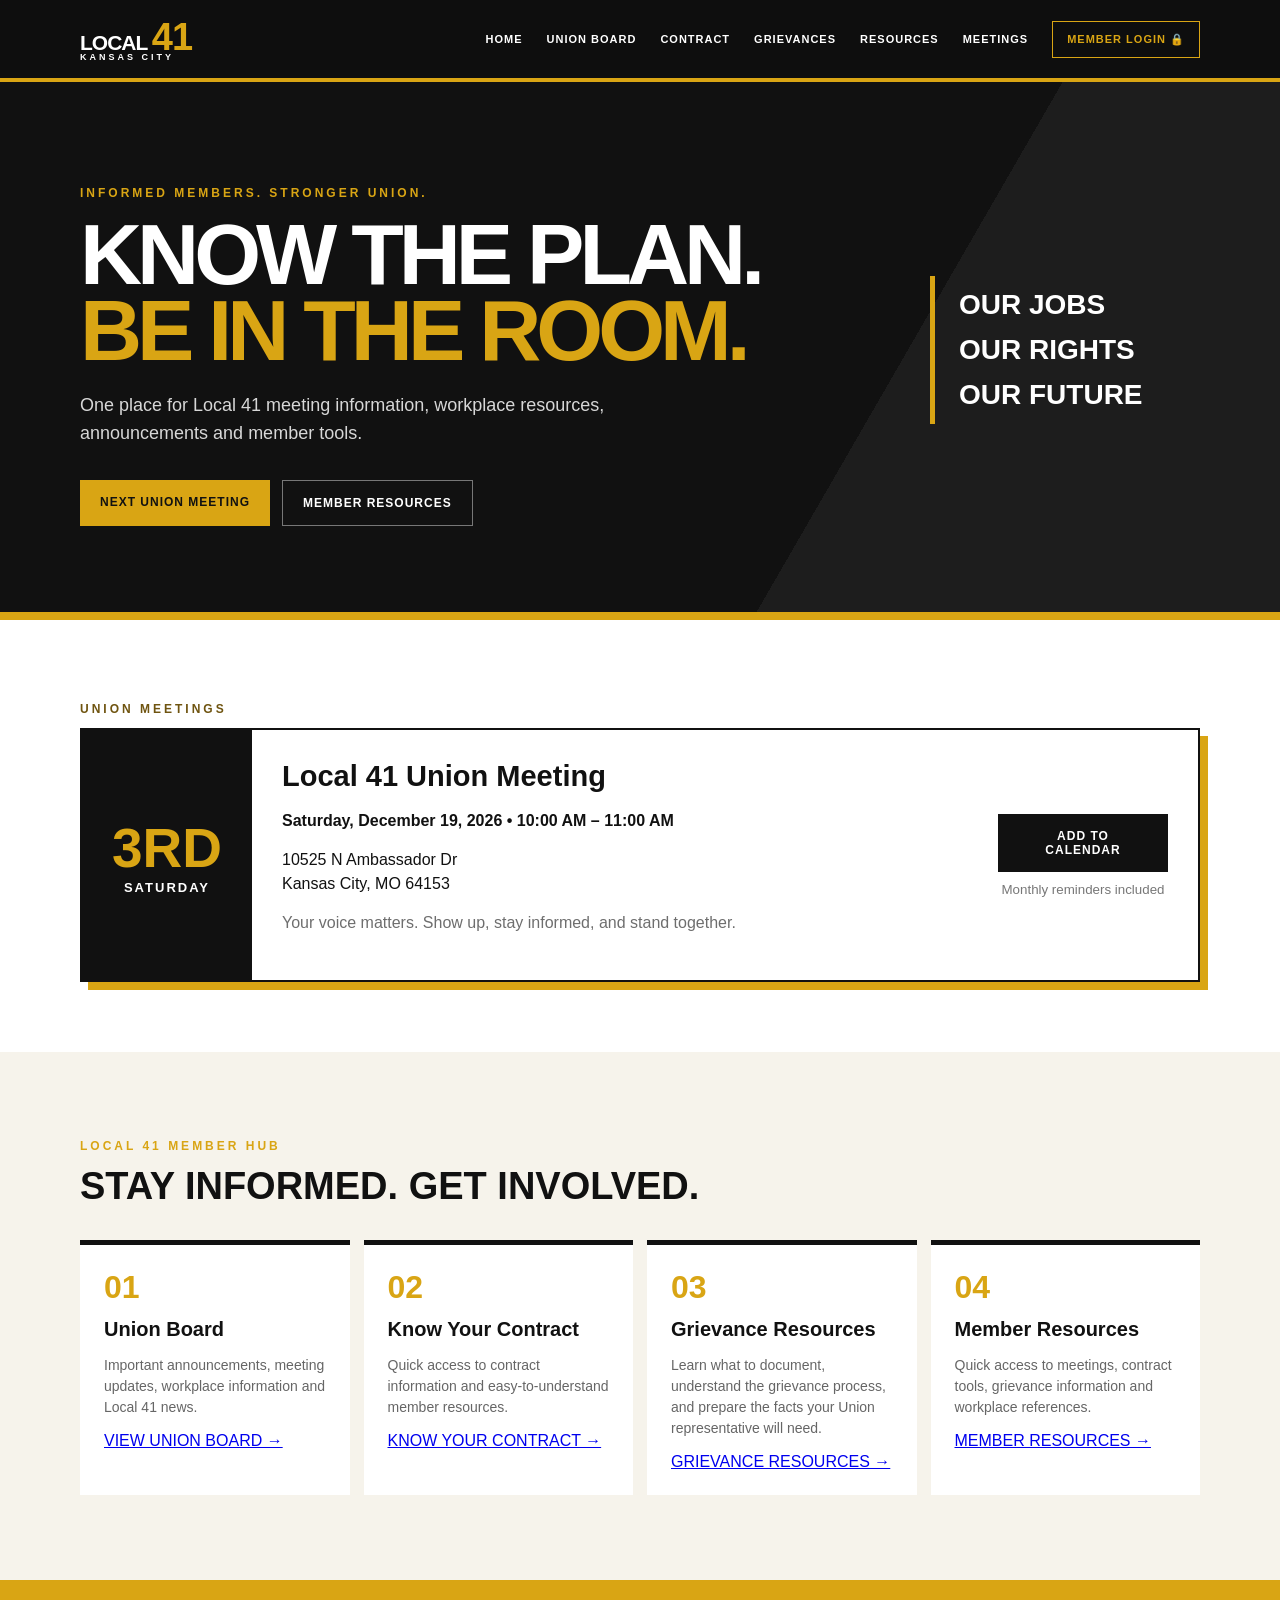
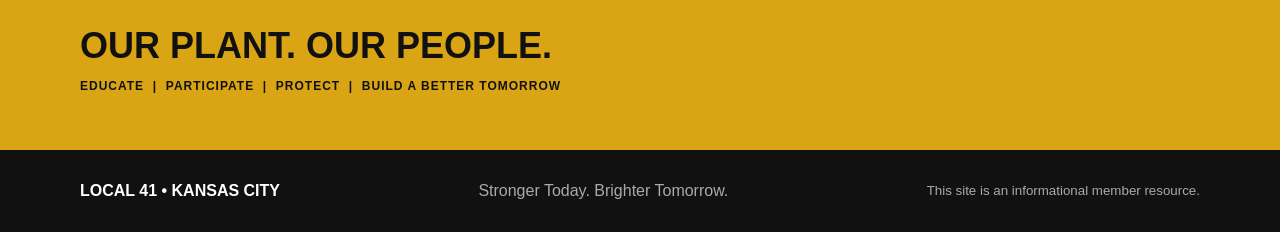
<file: index.html>
<!doctype html>
<html lang="en">
<head>
  <meta charset="utf-8">
  <meta name="viewport" content="width=device-width,initial-scale=1">
  <meta name="theme-color" content="#111111">

  <title>Local 41 KC | Our Plant. Our People. Our Voice.</title>

  <meta name="description"
        content="Local 41 Kansas City member information, meetings, resources and updates.">

  <link rel="stylesheet" href="style.css">
</head>

<body>

<header class="top">
  <div class="wrap nav">

    <a class="brand" href="#top">
      <span>LOCAL</span> <b>41</b>
      <small>KANSAS CITY</small>
    </a>

    <nav class="nav-links">
  <a href="index.html">HOME</a>
  <a href="board.html">UNION BOARD</a>
  <a href="contract.html">CONTRACT</a>
  <a href="grievance.html">GRIEVANCES</a>
  <a href="resources.html">RESOURCES</a>
  <a href="index.html#meeting">MEETINGS</a>
 <a class="member-login" href="login.html"> MEMBER LOGIN 🔒</a>
</nav>

  </div>
</header>


<main id="top">

  <section class="hero">
    <div class="wrap hero-grid">

      <div>
        <p class="eyebrow">
          INFORMED MEMBERS. STRONGER UNION.
        </p>

        <h1>
          KNOW THE PLAN.<br>
          <em>BE IN THE ROOM.</em>
        </h1>

        <p class="lead">
          One place for Local 41 meeting information,
          workplace resources, announcements and member tools.
        </p>

        <div class="actions">

          <a class="btn gold" href="#meeting">
            NEXT UNION MEETING
          </a>

          <a class="btn outline" href="#resources">
            MEMBER RESOURCES
          </a>

        </div>
      </div>


      <aside class="statement">
        <span>OUR JOBS</span>
        <span>OUR RIGHTS</span>
        <span>OUR FUTURE</span>
      </aside>

    </div>
  </section>


  <section id="meeting" class="meeting">
    <div class="wrap">

      <p class="eyebrow dark">UNION MEETINGS</p>

      <div class="meeting-card">

        <div class="date-box">
          <b>3RD</b>
          <span>SATURDAY</span>
        </div>


        <div class="meeting-info">

          <h2>Local 41 Union Meeting</h2>

          <p><strong data-next-meeting-full>Loading next meeting...</strong></p>

          <p>
            10525 N Ambassador Dr<br>
            Kansas City, MO 64153
          </p>

          <p class="muted">
            Your voice matters. Show up, stay informed,
            and stand together.
          </p>

        </div>


        <div class="meeting-action">

          <a class="btn black" href="#" data-union-calendar>
            ADD TO CALENDAR
          </a>

          <small>Monthly reminders included</small>

        </div>

      </div>
    </div>
  </section>


  <section class="tools">

    <div class="wrap">

      <p class="eyebrow">LOCAL 41 MEMBER HUB</p>

      <h2>STAY INFORMED. GET INVOLVED.</h2>


      <div class="cards">
        <article>
  <div class="num">01</div>

  <h3>Union Board</h3>

  <p>
    Important announcements, meeting updates,
    workplace information and Local 41 news.
  </p>

  <a class="card-link" href="board.html">
    VIEW UNION BOARD →
  </a>
</article>

        
       <article>
  <div class="num">02</div>

  <h3>Know Your Contract</h3>

  <p>
    Quick access to contract information and
    easy-to-understand member resources.
  </p>

  <a class="card-link"
     href="contract.html">
    KNOW YOUR CONTRACT →
  </a>
</article>


       <article>
  <div class="num">03</div>

  <h3>Grievance Resources</h3>

  <p>
    Learn what to document, understand the grievance process,
    and prepare the facts your Union representative will need.
  </p>

  <a class="card-link" href="grievance.html">
    GRIEVANCE RESOURCES →
  </a>
</article>

<article id="resources">
  <div class="num">04</div>

  <h3>Member Resources</h3>

  <p>
    Quick access to meetings, contract tools,
    grievance information and workplace references.
  </p>

  <a class="card-link"
     href="resources.html">
    MEMBER RESOURCES →
  </a>
</article>
        
      </div>

    </div>
  </section>


  <section class="voice">

    <div class="wrap">

      <h2>
        OUR PLANT. OUR PEOPLE.
        <em>OUR VOICE.</em>
      </h2>

      <p>
        Educate &nbsp;|&nbsp;
        Participate &nbsp;|&nbsp;
        Protect &nbsp;|&nbsp;
        Build a Better Tomorrow
      </p>

    </div>

  </section>

</main>


<footer>

  <div class="wrap">

    <b>LOCAL 41 • KANSAS CITY</b>

    <span>
      Stronger Today. Brighter Tomorrow.
    </span>

    <small>
      This site is an informational member resource.
    </small>

  </div>

</footer>
<script src="meeting.js"></script>
</body>
</html>
</file>
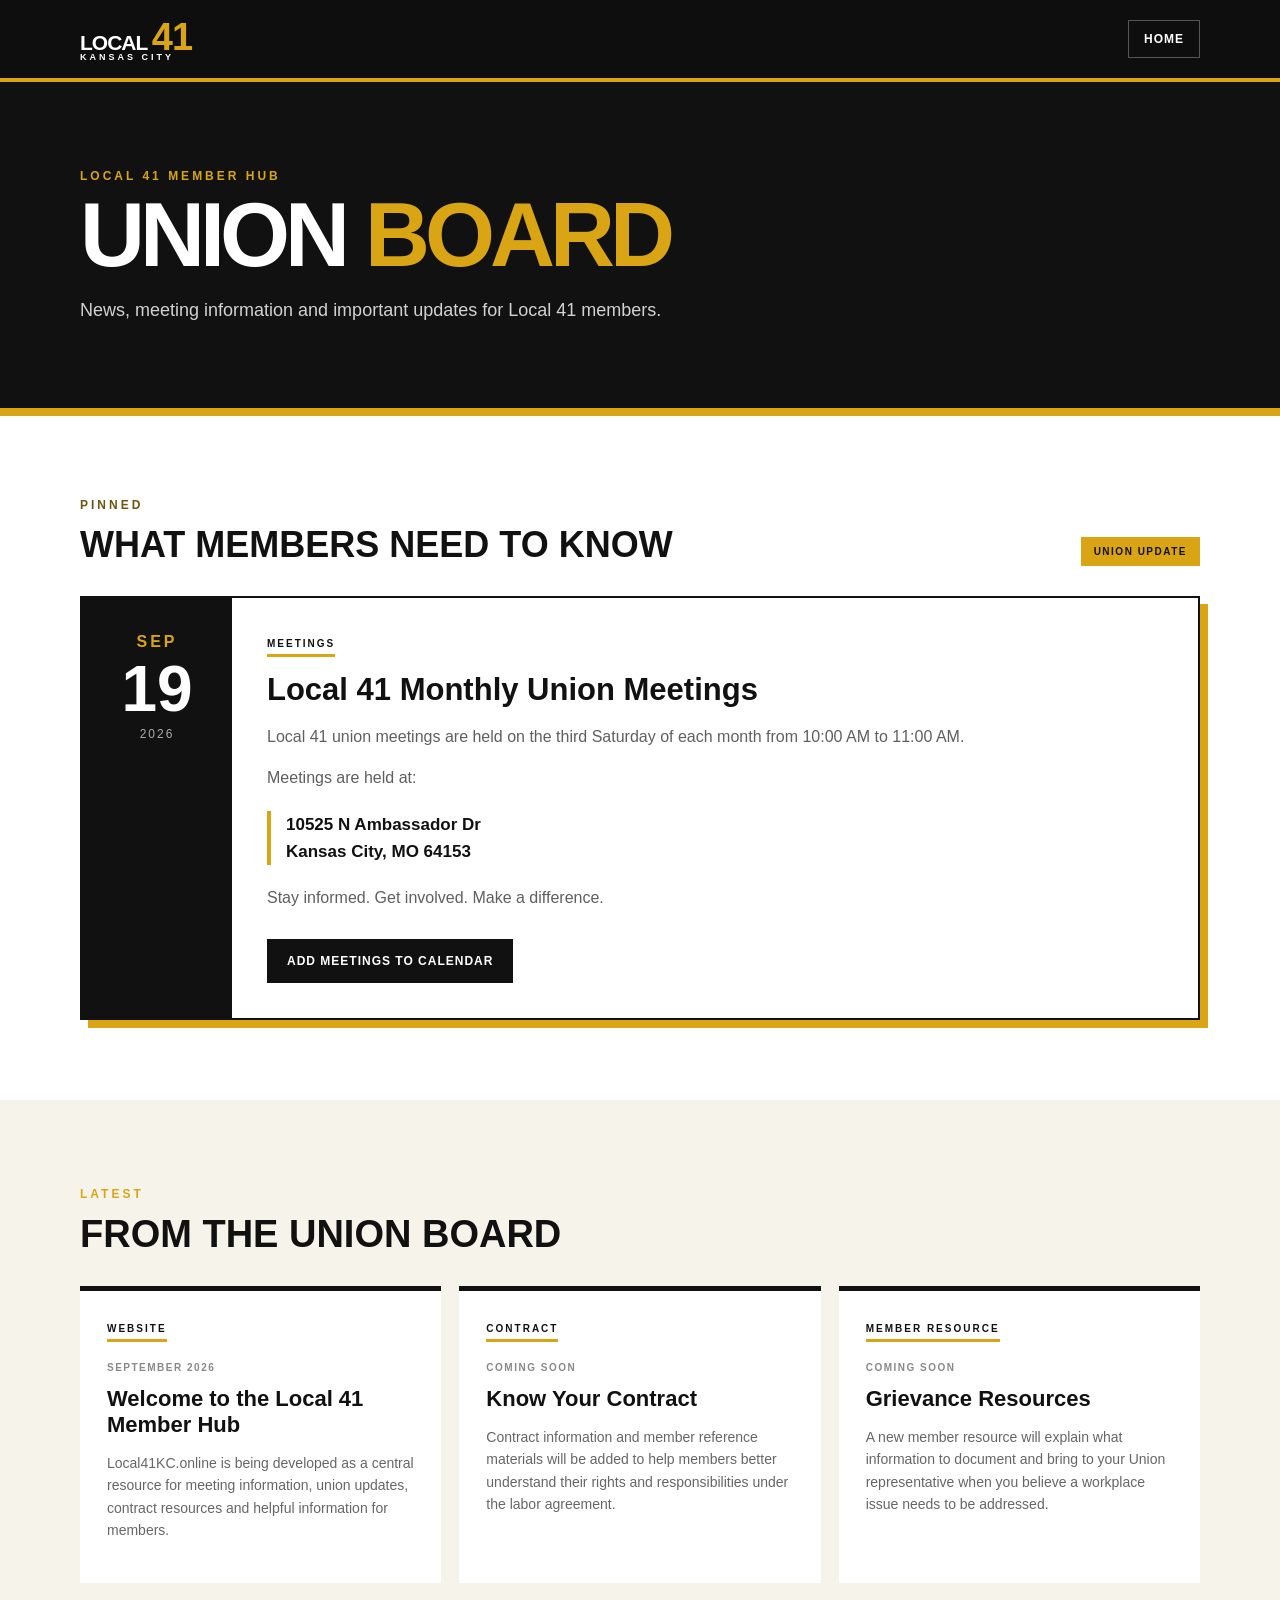
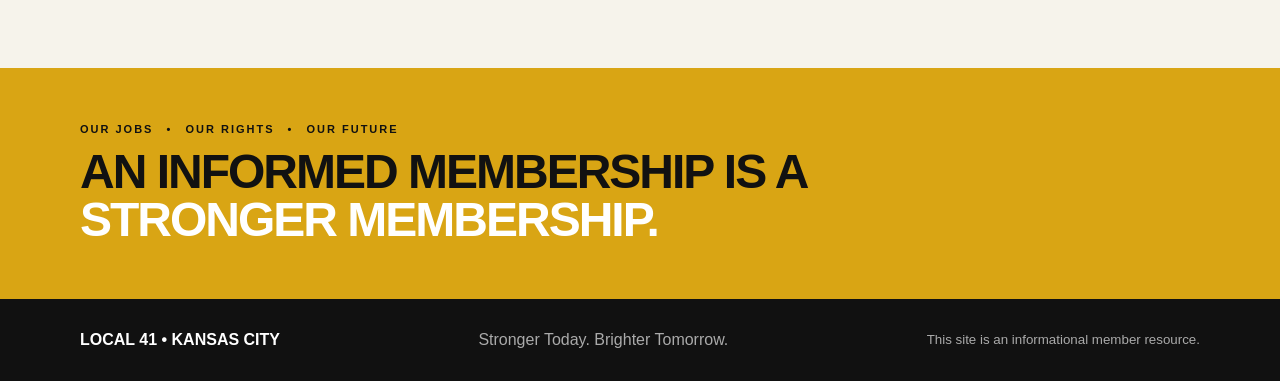
<file: announcements.html>
<!doctype html>
<html lang="en">

<head>
  <meta charset="utf-8">
  <meta name="viewport" content="width=device-width, initial-scale=1">
  <meta name="theme-color" content="#111111">

  <title>Union Board | Local 41 KC</title>

  <meta
    name="description"
    content="Local 41 Kansas City union announcements, meeting information and member updates."
  >

  <link rel="stylesheet" href="style.css">
</head>

<body>

<header class="top">
  <div class="wrap nav">

    <a class="brand" href="index.html">
      <span>LOCAL</span> <b>41</b>
      <small>KANSAS CITY</small>
    </a>

    <a class="nav-btn" href="index.html">
      HOME
    </a>

  </div>
</header>


<main>

  <!-- UNION BOARD HERO -->

  <section class="board-hero">

    <div class="wrap">

      <p class="eyebrow">
        LOCAL 41 MEMBER HUB
      </p>

      <h1>
        UNION <em>BOARD</em>
      </h1>

      <p class="board-lead">
        News, meeting information and important updates
        for Local 41 members.
      </p>

    </div>

  </section>


  <!-- PINNED ANNOUNCEMENT -->

  <section class="board-section">

    <div class="wrap">

      <div class="board-heading">

        <div>
          <p class="eyebrow dark">
            PINNED
          </p>

          <h2>WHAT MEMBERS NEED TO KNOW</h2>
        </div>

        <span class="live-badge">
          UNION UPDATE
        </span>

      </div>


      <article class="announcement featured">

        <div class="announcement-date">
          <span>SEP</span>
          <b>19</b>
          <small>2026</small>
        </div>


        <div class="announcement-body">

          <span class="announcement-tag">
            MEETINGS
          </span>

          <h3>
            Local 41 Monthly Union Meetings
          </h3>

          <p>
            Local 41 union meetings are held on the
            third Saturday of each month from
            10:00 AM to 11:00 AM.
          </p>

          <p>
            Meetings are held at:
          </p>

          <p class="announcement-location">
            <strong>
              10525 N Ambassador Dr<br>
              Kansas City, MO 64153
            </strong>
          </p>

          <p>
            Stay informed. Get involved.
            Make a difference.
          </p>


          <a
            class="btn black"
            href="Local_41_Monthly_Union_Meetings.ics"
          >
            ADD MEETINGS TO CALENDAR
          </a>

        </div>

      </article>

    </div>

  </section>


  <!-- LATEST UPDATES -->

  <section class="latest-updates">

    <div class="wrap">

      <p class="eyebrow">
        LATEST
      </p>

      <h2>FROM THE UNION BOARD</h2>


      <div class="update-grid">


        <article class="update-card">

          <span class="announcement-tag">
            WEBSITE
          </span>

          <p class="update-date">
            SEPTEMBER 2026
          </p>

          <h3>
            Welcome to the Local 41 Member Hub
          </h3>

          <p>
            Local41KC.online is being developed as a
            central resource for meeting information,
            union updates, contract resources and
            helpful information for members.
          </p>

        </article>


        <article class="update-card">

          <span class="announcement-tag">
            CONTRACT
          </span>

          <p class="update-date">
            COMING SOON
          </p>

          <h3>
            Know Your Contract
          </h3>

          <p>
            Contract information and member reference
            materials will be added to help members
            better understand their rights and
            responsibilities under the labor agreement.
          </p>

        </article>


        <article class="update-card">

          <span class="announcement-tag">
            MEMBER RESOURCE
          </span>

          <p class="update-date">
            COMING SOON
          </p>

          <h3>
            Grievance Resources
          </h3>

          <p>
            A new member resource will explain what
            information to document and bring to your
            Union representative when you believe a
            workplace issue needs to be addressed.
          </p>

        </article>


      </div>

    </div>

  </section>


  <!-- MEMBER MESSAGE -->

  <section class="board-message">

    <div class="wrap">

      <p>
        OUR JOBS
        <span>•</span>
        OUR RIGHTS
        <span>•</span>
        OUR FUTURE
      </p>

      <h2>
        AN INFORMED MEMBERSHIP IS A
        <em>STRONGER MEMBERSHIP.</em>
      </h2>

    </div>

  </section>

</main>


<footer>

  <div class="wrap">

    <b>
      LOCAL 41 • KANSAS CITY
    </b>

    <span>
      Stronger Today. Brighter Tomorrow.
    </span>

    <small>
      This site is an informational member resource.
    </small>

  </div>

</footer>

</body>
</html>
</file>
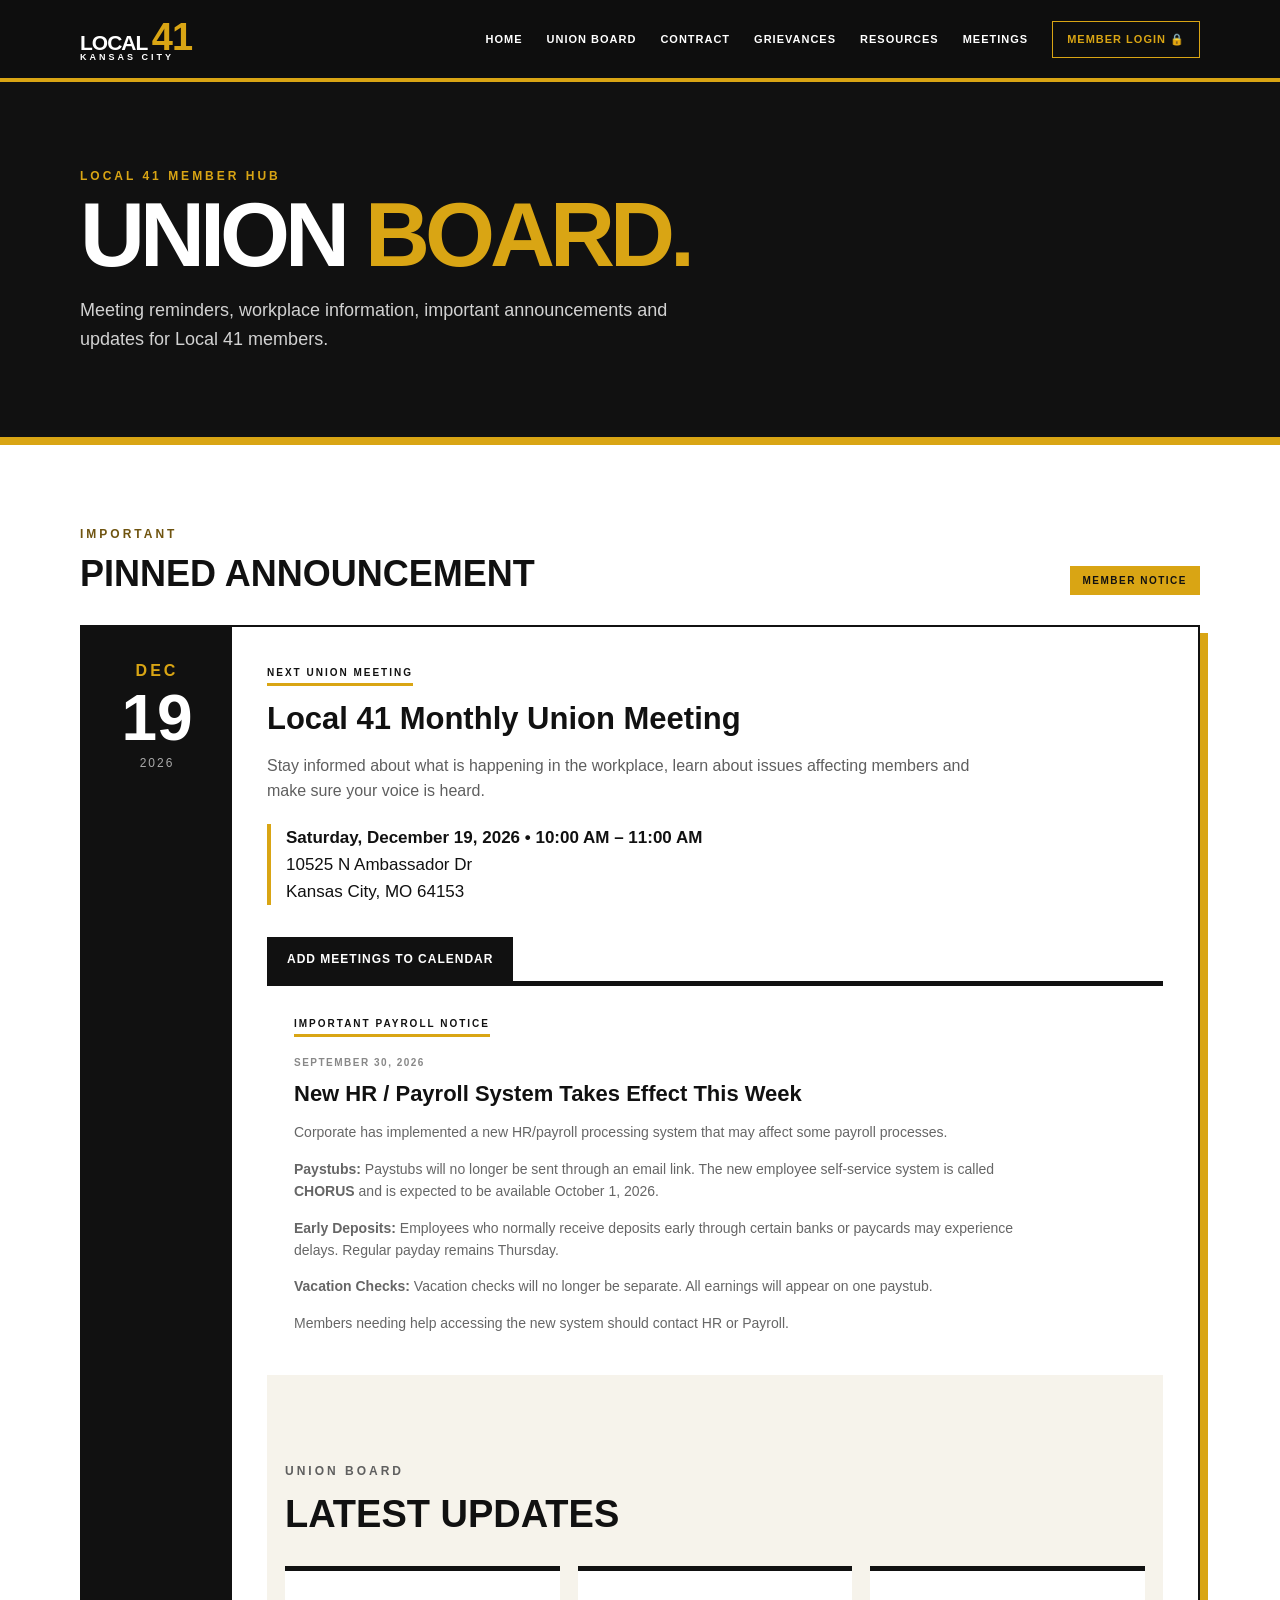
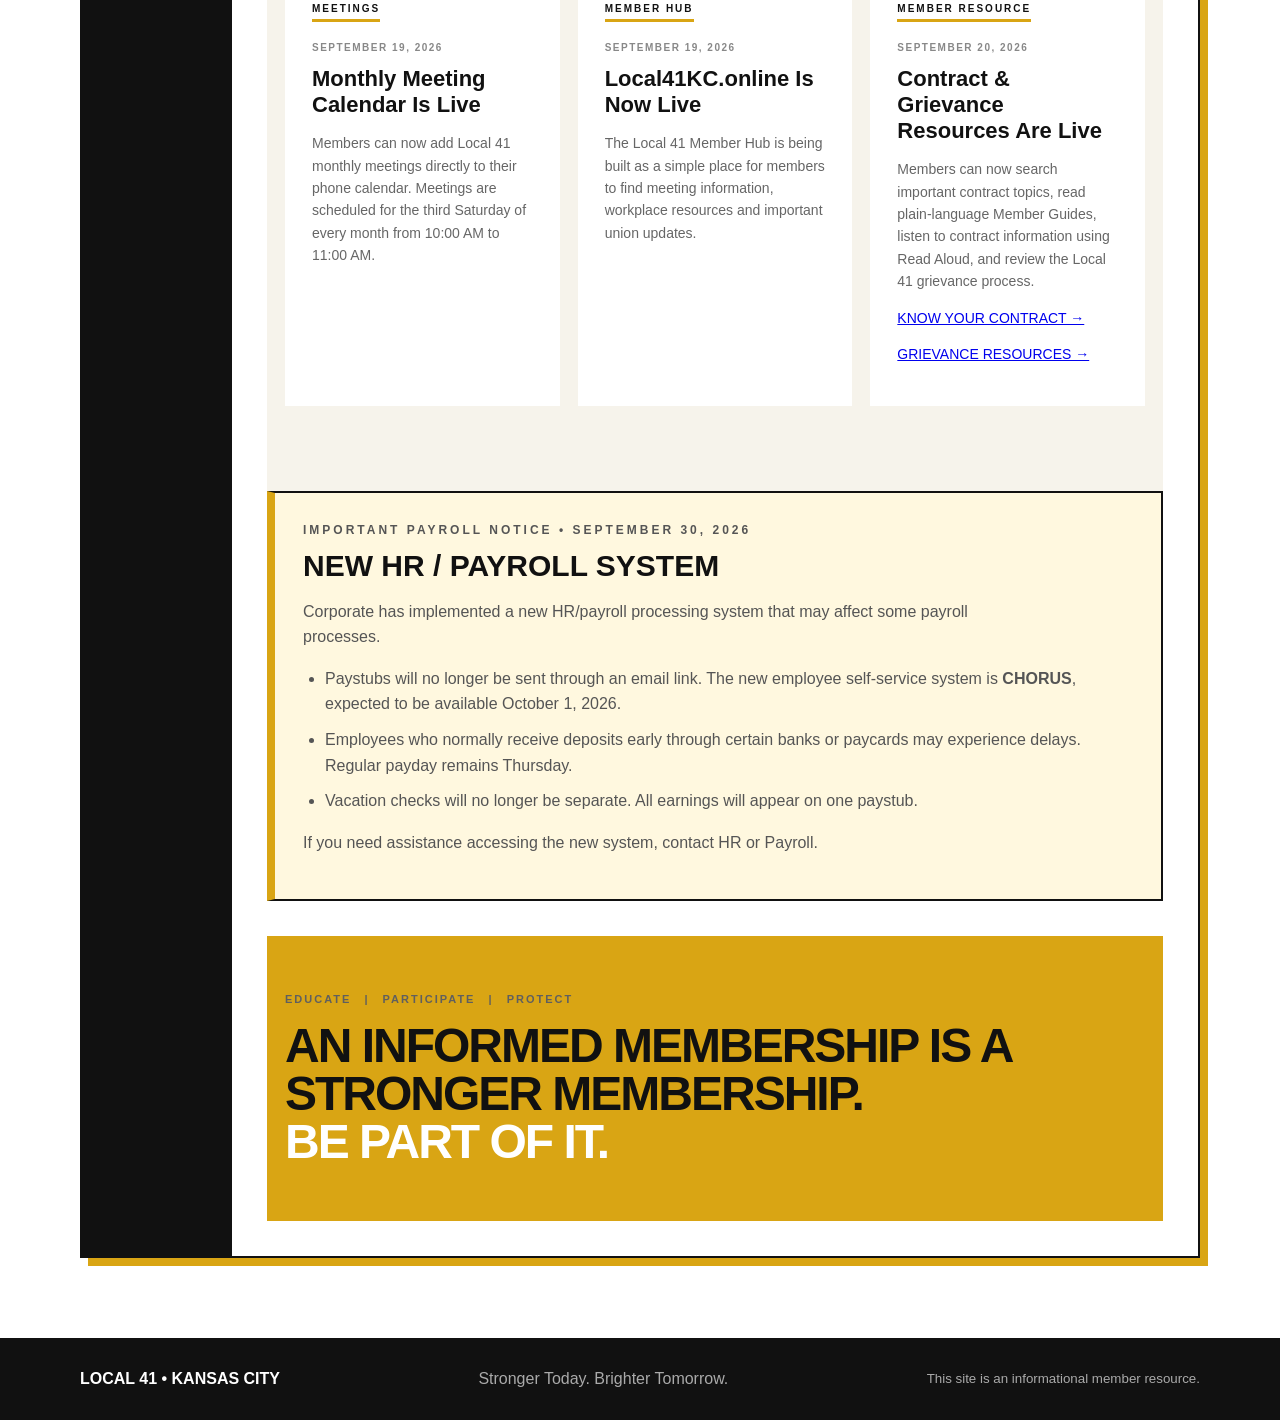
<file: board.html>
<!doctype html>
<html lang="en">

<head>
  <meta charset="utf-8">

  <meta name="viewport"
        content="width=device-width,initial-scale=1">

  <meta name="theme-color"
        content="#111111">

  <title>
    Union Board | Local 41 KC
  </title>

  <meta name="description"
        content="Local 41 Kansas City union announcements, meeting updates and member information.">

  <link rel="stylesheet"
        href="style.css">
</head>


<body>


<!-- =========================================
     HEADER
     ========================================= -->

<header class="top">

  <div class="wrap nav">

    <a class="brand"
       href="index.html">

      <span>LOCAL</span>
      <b>41</b>

      <small>
        KANSAS CITY
      </small>

    </a>

<nav class="nav-links">
  <a href="index.html">HOME</a>
  <a href="board.html">UNION BOARD</a>
  <a href="contract.html">CONTRACT</a>
  <a href="grievance.html">GRIEVANCES</a>
  <a href="resources.html">RESOURCES</a>
  <a href="index.html#meeting">MEETINGS</a>
  <a class="member-login" href="login.html">
  MEMBER LOGIN 🔒
</a>
</nav>
    

  </div>

</header>



<main>


<!-- =========================================
     UNION BOARD HERO
     ========================================= -->

<section class="board-hero">

  <div class="wrap">

    <p class="eyebrow">
      LOCAL 41 MEMBER HUB
    </p>


    <h1>
      UNION
      <em>BOARD.</em>
    </h1>


    <p class="board-lead">

      Meeting reminders, workplace information,
      important announcements and updates for
      Local 41 members.

    </p>

  </div>

</section>



<!-- =========================================
     PINNED ANNOUNCEMENT
     ========================================= -->

<section class="board-section">

  <div class="wrap">


    <div class="board-heading">

      <div>

        <p class="eyebrow dark">
          IMPORTANT
        </p>

        <h2>
          PINNED ANNOUNCEMENT
        </h2>

      </div>


      <span class="live-badge">
        MEMBER NOTICE
      </span>

    </div>



    <article class="announcement">


      <div class="announcement-date">

        <span data-next-meeting-month>OCT</span>

        <b data-next-meeting-day>17</b>

        <small data-next-meeting-year>2026</small>

      </div>



      <div class="announcement-body">

        <span class="announcement-tag">
          NEXT UNION MEETING
        </span>


        <h3>
          Local 41 Monthly Union Meeting
        </h3>


        <p>

          Stay informed about what is happening
          in the workplace, learn about issues
          affecting members and make sure your
          voice is heard.

        </p>


        <p class="announcement-location">

         <strong data-next-meeting-full>Loading next meeting...</strong>


          <br>

          10525 N Ambassador Dr<br>
          Kansas City, MO 64153

        </p>


        <a class="btn black"
   href="#"
   data-union-calendar>

  ADD MEETINGS TO CALENDAR

</a>




<!-- =========================================
     LATEST UPDATES
     ========================================= -->
<!-- UPDATE — PAYROLL NOTICE -->

<article class="update-card">

  <span class="announcement-tag">
    IMPORTANT PAYROLL NOTICE
  </span>

  <p class="update-date">
    SEPTEMBER 30, 2026
  </p>

  <h3>
    New HR / Payroll System Takes Effect This Week
  </h3>

  <p>
    Corporate has implemented a new HR/payroll processing
    system that may affect some payroll processes.
  </p>

  <p>
    <strong>Paystubs:</strong>
    Paystubs will no longer be sent through an email link.
    The new employee self-service system is called
    <strong>CHORUS</strong> and is expected to be available
    October 1, 2026.
  </p>

  <p>
    <strong>Early Deposits:</strong>
    Employees who normally receive deposits early through
    certain banks or paycards may experience delays.
    Regular payday remains Thursday.
  </p>

  <p>
    <strong>Vacation Checks:</strong>
    Vacation checks will no longer be separate.
    All earnings will appear on one paystub.
  </p>

  <p>
    Members needing help accessing the new system should
    contact HR or Payroll.
  </p>

</article>
        
<section class="latest-updates">

  <div class="wrap">


    <p class="eyebrow dark">
      UNION BOARD
    </p>


    <h2>
      LATEST UPDATES
    </h2>



    <div class="update-grid">


      <!-- UPDATE 01 -->

      <article class="update-card">

        <span class="announcement-tag">
          MEETINGS
        </span>


        <p class="update-date">
          SEPTEMBER 19, 2026
        </p>


        <h3>
          Monthly Meeting Calendar Is Live
        </h3>


        <p>

          Members can now add Local 41 monthly
          meetings directly to their phone calendar.

          Meetings are scheduled for the third
          Saturday of every month from
          10:00 AM to 11:00 AM.

        </p>

      </article>



      <!-- UPDATE 02 -->

      <article class="update-card">

        <span class="announcement-tag">
          MEMBER HUB
        </span>


        <p class="update-date">
          SEPTEMBER 19, 2026
        </p>


        <h3>
          Local41KC.online Is Now Live
        </h3>


        <p>

          The Local 41 Member Hub is being built
          as a simple place for members to find
          meeting information, workplace resources
          and important union updates.

        </p>

      </article>



      <!-- UPDATE 03 -->

<article class="update-card">

  <span class="announcement-tag">
    MEMBER RESOURCE
  </span>


  <p class="update-date">
    SEPTEMBER 20, 2026
  </p>


  <h3>
    Contract & Grievance Resources Are Live
  </h3>


  <p>

    Members can now search important contract topics,
    read plain-language Member Guides, listen to
    contract information using Read Aloud,
    and review the Local 41 grievance process.

  </p>


  <p>
    <a class="card-link"
       href="contract.html">
      KNOW YOUR CONTRACT →
    </a>
  </p>


  <p>
    <a class="card-link"
       href="grievance.html">
      GRIEVANCE RESOURCES →
    </a>
  </p>

</article>


    </div>

  </div>

</section>



<!-- =========================================
     MEMBER MESSAGE
     ========================================= -->
<!-- =========================================
     IMPORTANT PAYROLL NOTICE
     ========================================= -->

<section class="member-payroll-alert">

  <p class="article-number">
    IMPORTANT PAYROLL NOTICE • SEPTEMBER 30, 2026
  </p>

  <h2>
    NEW HR / PAYROLL SYSTEM
  </h2>

  <p>
    Corporate has implemented a new HR/payroll processing
    system that may affect some payroll processes.
  </p>

  <ul>
    <li>
      Paystubs will no longer be sent through an email link.
      The new employee self-service system is
      <strong>CHORUS</strong>, expected to be available
      October 1, 2026.
    </li>

    <li>
      Employees who normally receive deposits early through
      certain banks or paycards may experience delays.
      Regular payday remains Thursday.
    </li>

    <li>
      Vacation checks will no longer be separate.
      All earnings will appear on one paystub.
    </li>
  </ul>

  <p>
    If you need assistance accessing the new system,
    contact HR or Payroll.
  </p>

</section>
<section class="board-message">

  <div class="wrap">


    <p>
      EDUCATE
      <span>|</span>
      PARTICIPATE
      <span>|</span>
      PROTECT
    </p>


    <h2>

      AN INFORMED MEMBERSHIP
      IS A STRONGER MEMBERSHIP.

      <em>
        BE PART OF IT.
      </em>

    </h2>


  </div>

</section>



</main>



<!-- =========================================
     FOOTER
     ========================================= -->

<footer>

  <div class="wrap">


    <b>
      LOCAL 41 • KANSAS CITY
    </b>


    <span>
      Stronger Today. Brighter Tomorrow.
    </span>


    <small>
      This site is an informational member resource.
    </small>


  </div>

</footer>

<script src="meeting.js"></script>
</body>

</html>
</file>
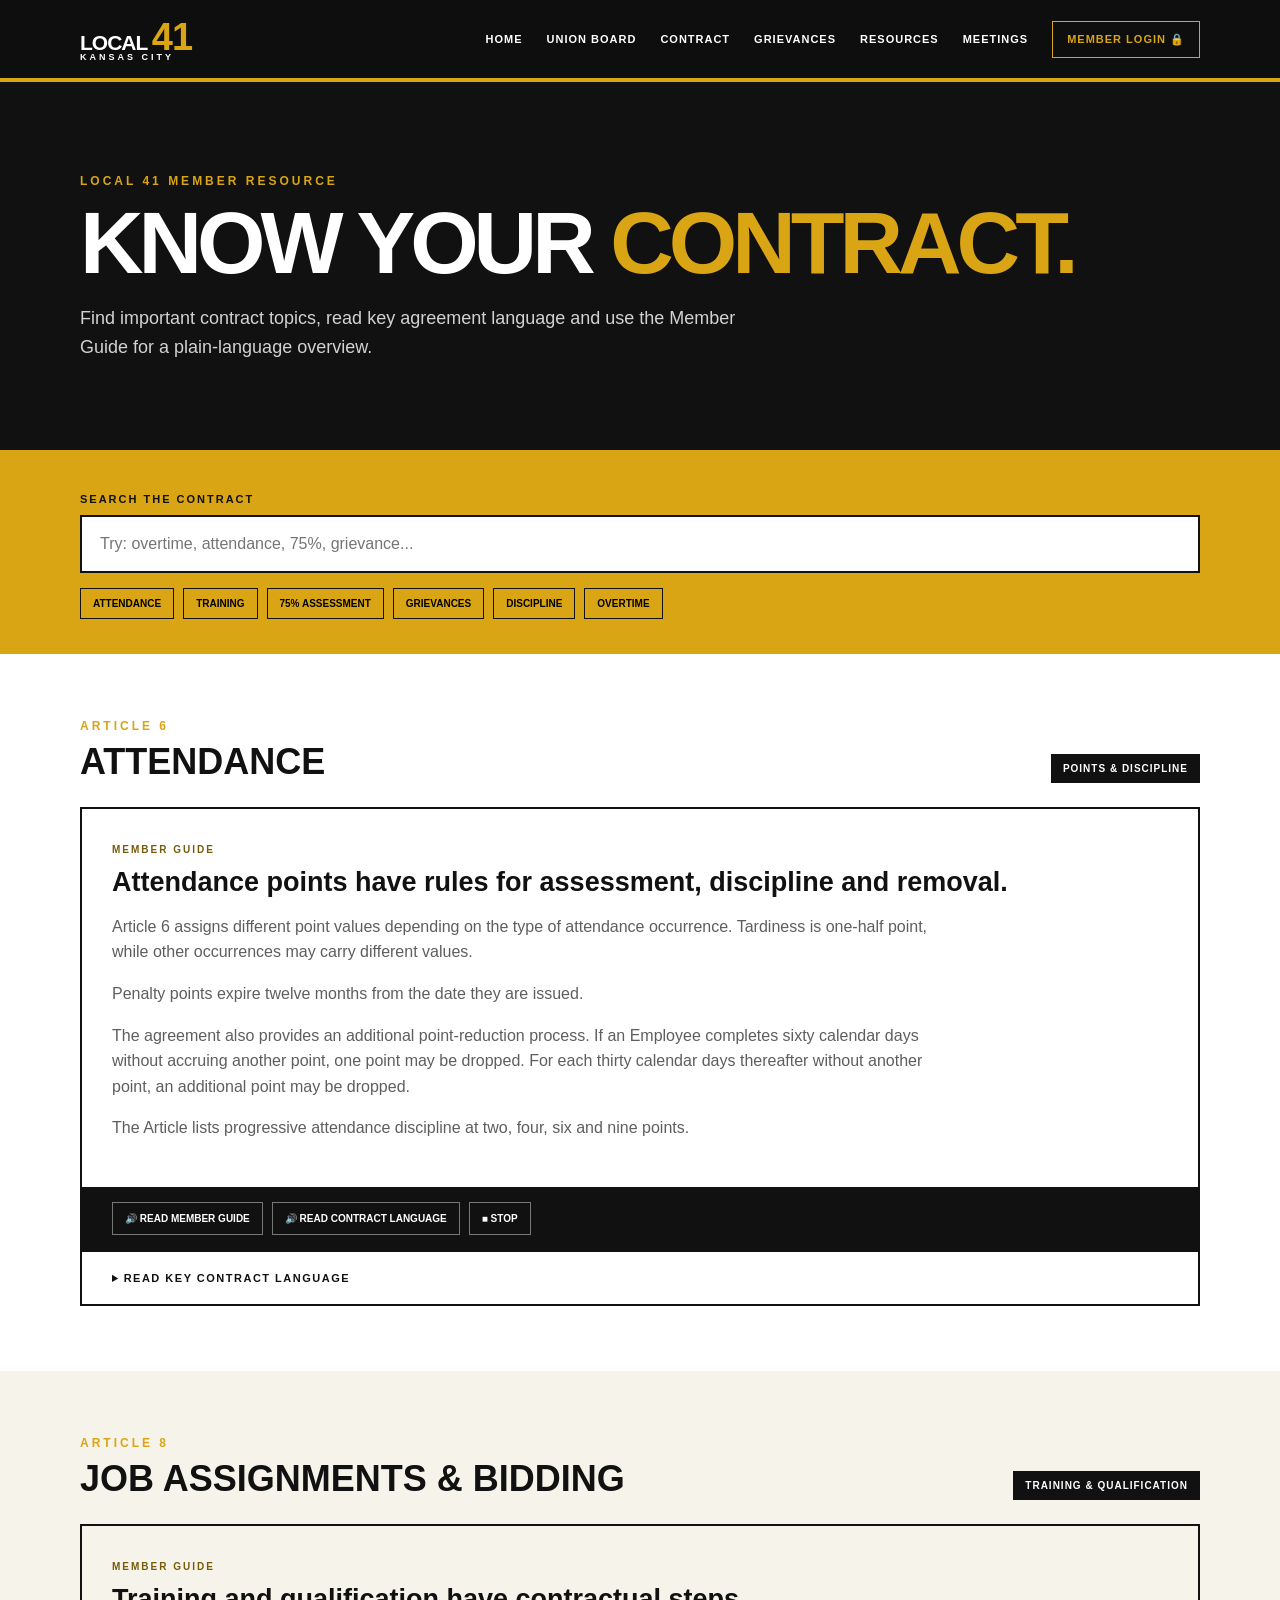
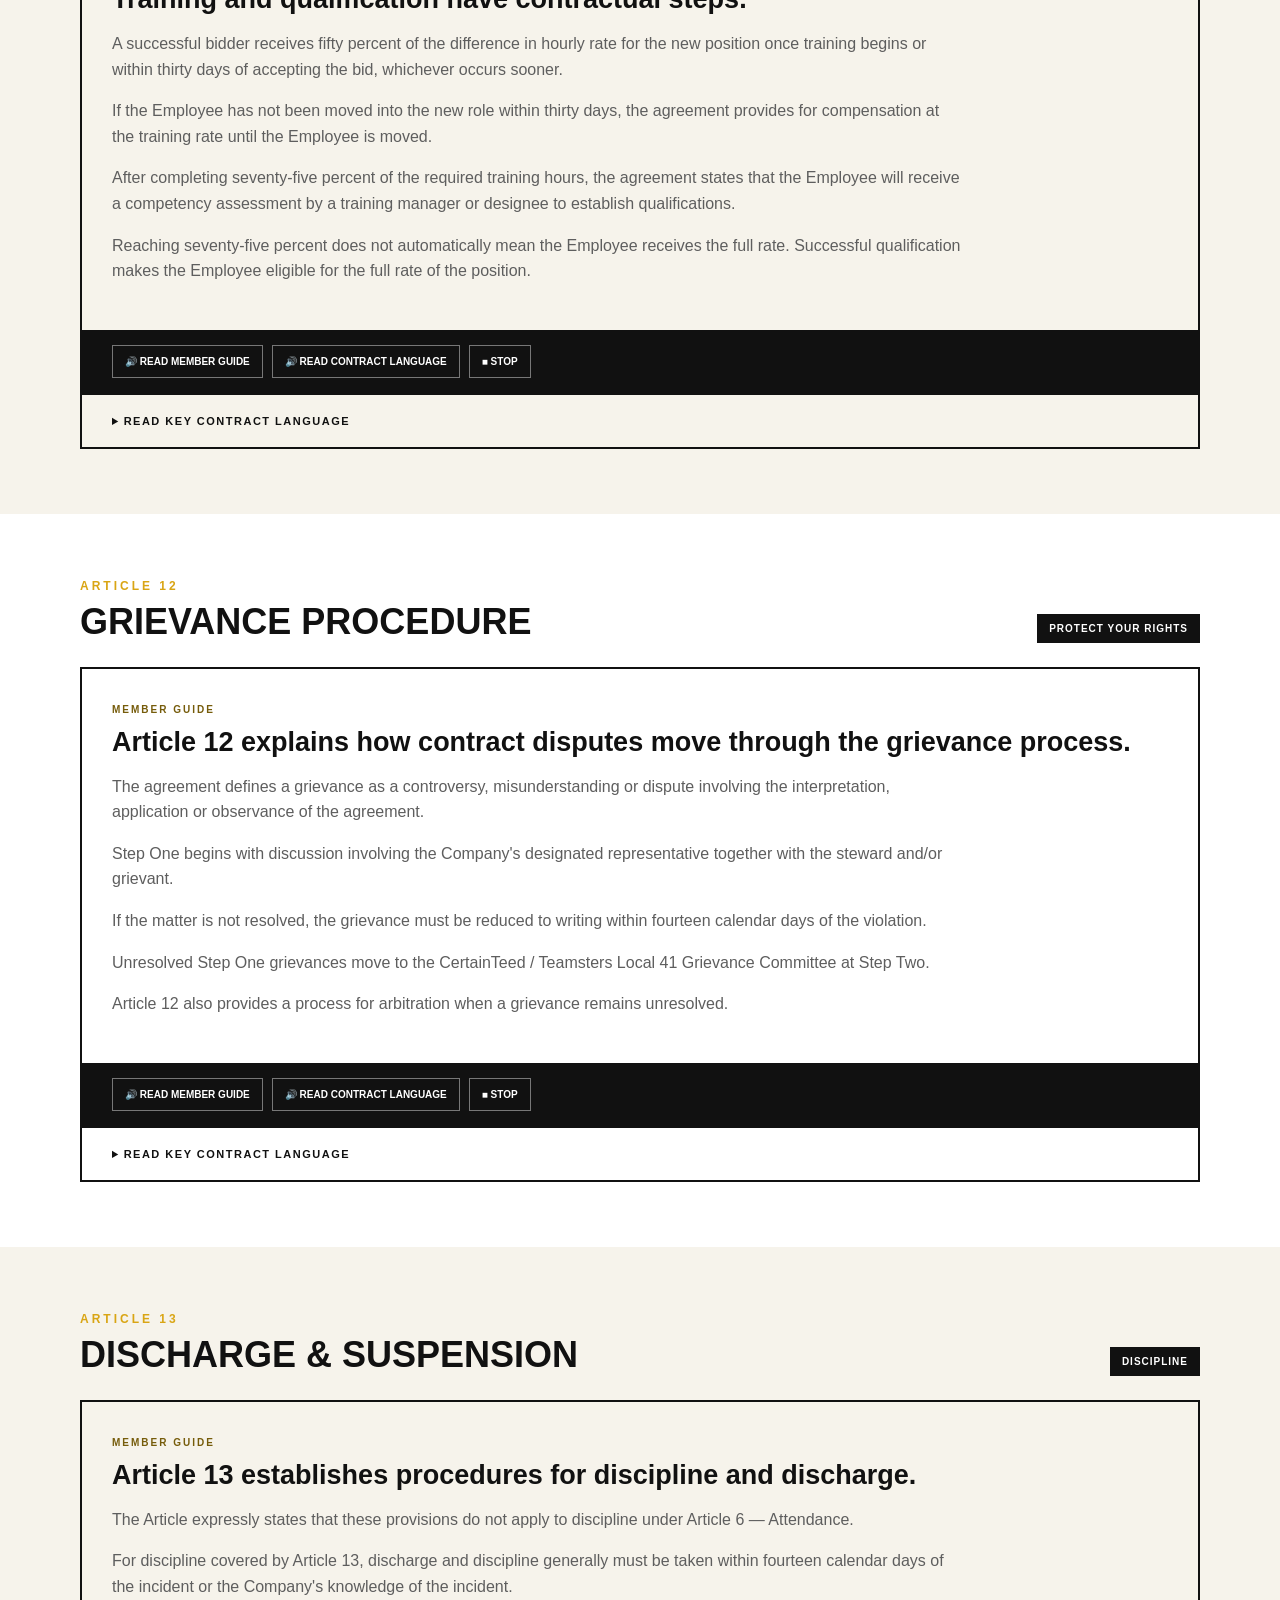
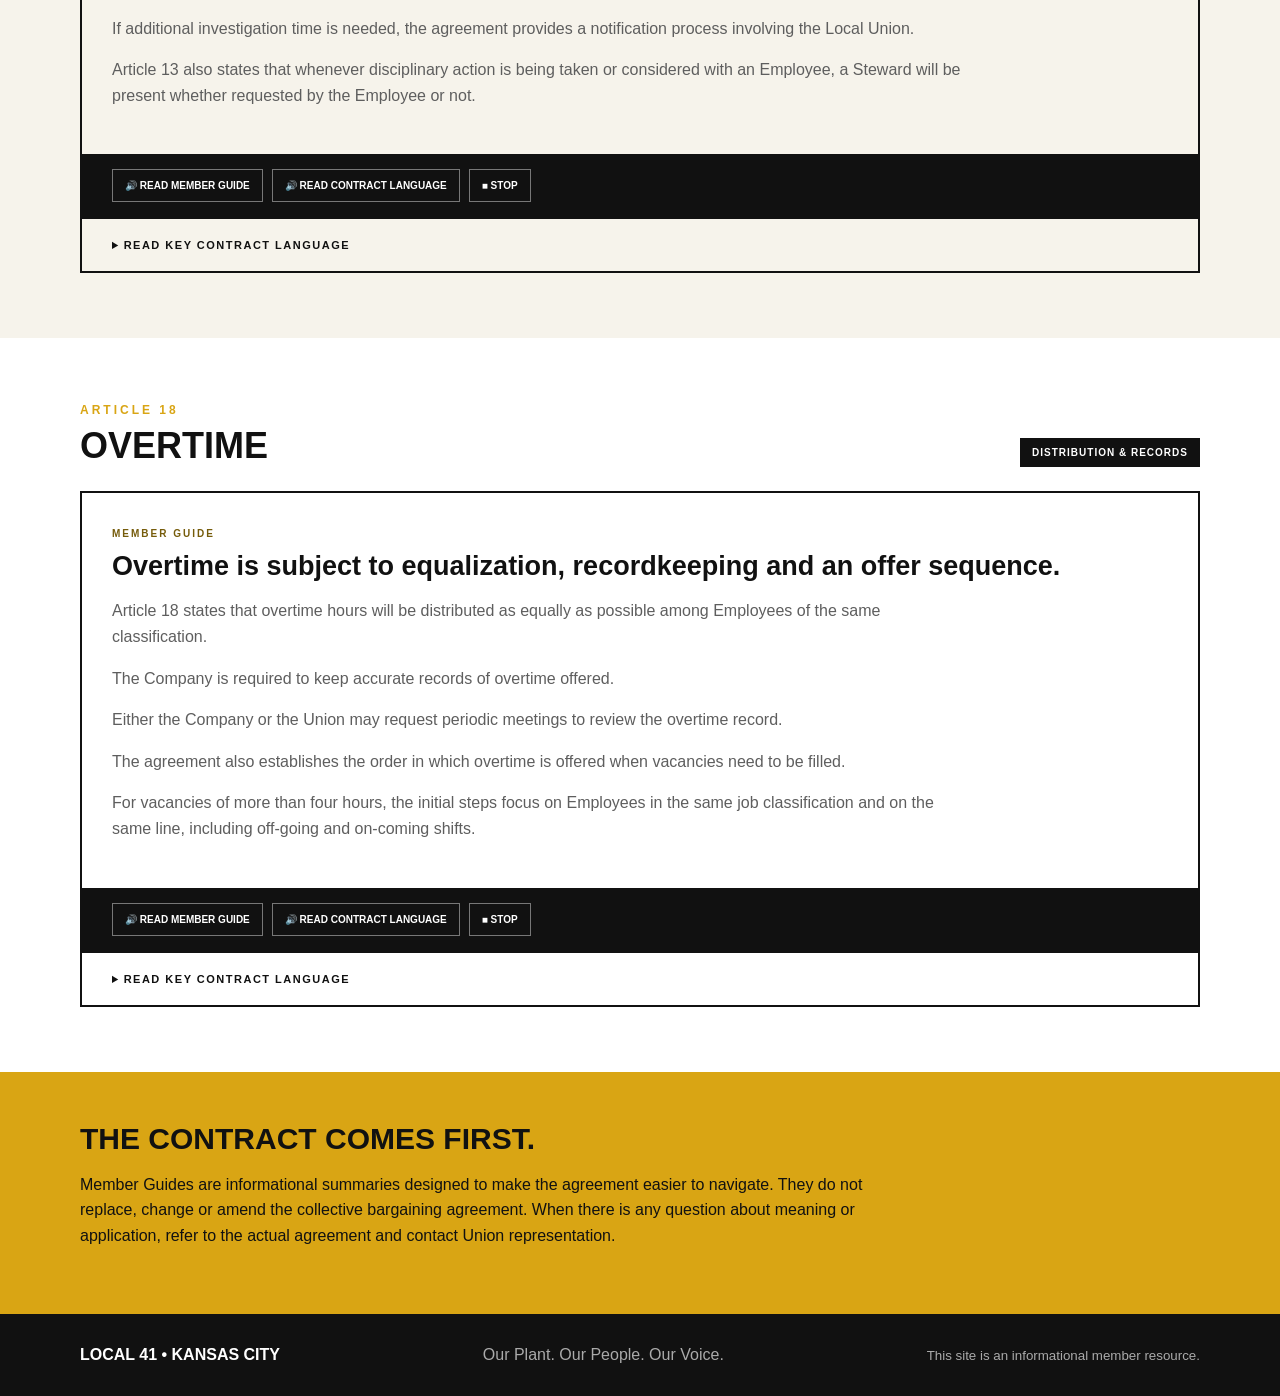
<file: contract.html>
<!doctype html>
<html lang="en">

<head>
  <meta charset="utf-8">

  <meta name="viewport"
        content="width=device-width,initial-scale=1">

  <meta name="theme-color"
        content="#111111">

  <title>
    Know Your Contract | Local 41 KC
  </title>

  <meta name="description"
        content="Local 41 Kansas City contract information, member guides and collective bargaining agreement resources.">

  <link rel="stylesheet"
        href="style.css">

  <script src="script.js"
          defer></script>
</head>


<body>


<!-- =========================================
     HEADER
     ========================================= -->

<header class="top">

  <div class="wrap nav">

    <a class="brand"
       href="index.html">

      <span>LOCAL</span>
      <b>41</b>

      <small>
        KANSAS CITY
      </small>

    </a>

<nav class="nav-links">
  <a href="index.html">HOME</a>
  <a href="board.html">UNION BOARD</a>
  <a href="contract.html">CONTRACT</a>
  <a href="grievance.html">GRIEVANCES</a>
  <a href="resources.html">RESOURCES</a>
  <a href="index.html#meeting">MEETINGS</a>
  <a class="member-login" href="login.html">
  MEMBER LOGIN 🔒
</a>
</nav>
    
  </div>

</header>



<main>


<!-- =========================================
     CONTRACT HERO
     ========================================= -->

<section class="contract-hero">

  <div class="wrap">

    <p class="eyebrow">
      LOCAL 41 MEMBER RESOURCE
    </p>


    <h1>
      KNOW YOUR
      <em>CONTRACT.</em>
    </h1>


    <p class="contract-lead">

      Find important contract topics,
      read key agreement language
      and use the Member Guide for
      a plain-language overview.

    </p>

  </div>

</section>



<!-- =========================================
     SEARCH
     ========================================= -->

<section class="contract-search-section">

  <div class="wrap">

    <label for="contractSearch">
      SEARCH THE CONTRACT
    </label>


    <input
      id="contractSearch"
      type="search"
      placeholder="Try: overtime, attendance, 75%, grievance..."
      oninput="searchContract()"
    >


    <div class="topic-links">

      <button onclick="quickSearch('attendance')">
        ATTENDANCE
      </button>

      <button onclick="quickSearch('training')">
        TRAINING
      </button>

      <button onclick="quickSearch('75%')">
        75% ASSESSMENT
      </button>

      <button onclick="quickSearch('grievance')">
        GRIEVANCES
      </button>

      <button onclick="quickSearch('discipline')">
        DISCIPLINE
      </button>

      <button onclick="quickSearch('overtime')">
        OVERTIME
      </button>

    </div>

  </div>

</section>



<!-- =========================================
     ARTICLE 6
     ATTENDANCE
     ========================================= -->

<section
  id="article6"
  class="contract-section contract-item"
  data-search="article 6 attendance attendance points tardiness late early out absence doctor note doctors note penalty points 12 months 60 days 30 days verbal written final warning discharge"
>

  <div class="wrap">


    <div class="contract-heading">

      <div>

        <p class="article-number">
          ARTICLE 6
        </p>

        <h2>
          ATTENDANCE
        </h2>

      </div>


      <span class="contract-tag">
        POINTS & DISCIPLINE
      </span>

    </div>



    <div class="contract-panel">


      <div
        class="member-guide"
        id="article6-guide"
      >

        <span class="guide-label">
          MEMBER GUIDE
        </span>


        <h3>
          Attendance points have rules for
          assessment, discipline and removal.
        </h3>


        <p>
          Article 6 assigns different point values
          depending on the type of attendance occurrence.
          Tardiness is one-half point, while other
          occurrences may carry different values.
        </p>


        <p>
          Penalty points expire twelve months
          from the date they are issued.
        </p>


        <p>
          The agreement also provides an additional
          point-reduction process. If an Employee
          completes sixty calendar days without
          accruing another point, one point may be
          dropped. For each thirty calendar days
          thereafter without another point, an
          additional point may be dropped.
        </p>


        <p>
          The Article lists progressive attendance
          discipline at two, four, six and nine points.
        </p>

      </div>



      <div class="read-controls">

        <button onclick="readText('article6-guide')">
          🔊 READ MEMBER GUIDE
        </button>

        <button onclick="readText('article6-language')">
          🔊 READ CONTRACT LANGUAGE
        </button>

        <button onclick="stopReading()">
          ■ STOP
        </button>

      </div>



      <details>

        <summary>
          READ KEY CONTRACT LANGUAGE
        </summary>


        <div
          class="contract-language"
          id="article6-language"
        >

          <p>
            <strong>
              Section 4 — Attendance Control Year and Points for Absence
            </strong>
          </p>


          <p>
            An Employee's attendance control year
            begins on the day the Employee receives
            a point and ends twelve months later
            on the same date.
          </p>


          <p>
            Penalty points expire twelve months
            from the date of issue.
          </p>


          <p>
            Tardiness is assessed at one-half point.
            Checking out early after working less
            than one-half of the scheduled shift
            is assessed at one point.
            Checking out early after working
            one-half or more of the scheduled shift
            is assessed at one-half point.
          </p>


          <p>
            <strong>
              Section 5 — Discipline
            </strong>
          </p>


          <p>
            Two points — verbal warning.
          </p>

          <p>
            Four points — written warning.
          </p>

          <p>
            Six points — record review and
            final written warning.
          </p>

          <p>
            Nine points — discharge.
          </p>


          <p>
            If an Employee completes sixty calendar
            days with no points accrued, then one point
            will be dropped from the Employee's record.
            For each thirty calendar days thereafter
            with no points accrued, an additional
            one point will be dropped.
          </p>

        </div>

      </details>


    </div>

  </div>

</section>



<!-- =========================================
     ARTICLE 8
     JOB ASSIGNMENTS & BIDDING
     ========================================= -->

<section
  id="article8"
  class="contract-section alt contract-item"
  data-search="article 8 job assignments bidding bid training qualification qualifications training rate 50 percent 75 percent competency assessment schedule b thirty days 30 days full rate"
>

  <div class="wrap">


    <div class="contract-heading">

      <div>

        <p class="article-number">
          ARTICLE 8
        </p>

        <h2>
          JOB ASSIGNMENTS & BIDDING
        </h2>

      </div>


      <span class="contract-tag">
        TRAINING & QUALIFICATION
      </span>

    </div>



    <div class="contract-panel">


      <div
        class="member-guide"
        id="article8-guide"
      >

        <span class="guide-label">
          MEMBER GUIDE
        </span>


        <h3>
          Training and qualification have
          contractual steps.
        </h3>


        <p>
          A successful bidder receives fifty percent
          of the difference in hourly rate for the new
          position once training begins or within
          thirty days of accepting the bid,
          whichever occurs sooner.
        </p>


        <p>
          If the Employee has not been moved into
          the new role within thirty days, the agreement
          provides for compensation at the training
          rate until the Employee is moved.
        </p>


        <p>
          After completing seventy-five percent
          of the required training hours, the agreement
          states that the Employee will receive a
          competency assessment by a training manager
          or designee to establish qualifications.
        </p>


        <p>
          Reaching seventy-five percent does not
          automatically mean the Employee receives
          the full rate. Successful qualification makes
          the Employee eligible for the full rate
          of the position.
        </p>

      </div>



      <div class="read-controls">

        <button onclick="readText('article8-guide')">
          🔊 READ MEMBER GUIDE
        </button>

        <button onclick="readText('article8-language')">
          🔊 READ CONTRACT LANGUAGE
        </button>

        <button onclick="stopReading()">
          ■ STOP
        </button>

      </div>



      <details>

        <summary>
          READ KEY CONTRACT LANGUAGE
        </summary>


        <div
          class="contract-language"
          id="article8-language"
        >

          <p>
            <strong>
              Section 4
            </strong>
          </p>


          <p>
            The successful bidder for a posted job
            opening will receive fifty percent of the
            difference in hourly rate for the position
            once they begin training or within thirty
            days of accepting the bid,
            whichever is sooner.
          </p>


          <p>
            If the Employee was not able to move into
            the new role within thirty days,
            the Employee will be compensated at
            the training rate until moved into
            the new position.
          </p>


          <p>
            After the Employee completes seventy-five
            percent of the training hours,
            they will receive a competency assessment
            by a training manager or their designee
            to establish their qualifications.
          </p>


          <p>
            Upon successful qualification,
            the Employee will be eligible for
            the full rate of the position.
          </p>


          <p>
            If the Employee is not successful,
            they will be allotted the additional
            training provided by Schedule B.
          </p>

        </div>

      </details>


    </div>

  </div>

</section>



<!-- =========================================
     ARTICLE 12
     GRIEVANCE PROCEDURE
     ========================================= -->

<section
  id="article12"
  class="contract-section contract-item"
  data-search="article 12 grievance grievance procedure steward grievant step one step 1 step two step 2 committee arbitration fmcs fourteen 14 calendar days business agent"
>

  <div class="wrap">


    <div class="contract-heading">

      <div>

        <p class="article-number">
          ARTICLE 12
        </p>

        <h2>
          GRIEVANCE PROCEDURE
        </h2>

      </div>


      <span class="contract-tag">
        PROTECT YOUR RIGHTS
      </span>

    </div>



    <div class="contract-panel">


      <div
        class="member-guide"
        id="article12-guide"
      >

        <span class="guide-label">
          MEMBER GUIDE
        </span>


        <h3>
          Article 12 explains how contract disputes
          move through the grievance process.
        </h3>


        <p>
          The agreement defines a grievance as a
          controversy, misunderstanding or dispute
          involving the interpretation, application
          or observance of the agreement.
        </p>


        <p>
          Step One begins with discussion involving
          the Company's designated representative
          together with the steward and/or grievant.
        </p>


        <p>
          If the matter is not resolved,
          the grievance must be reduced to writing
          within fourteen calendar days
          of the violation.
        </p>


        <p>
          Unresolved Step One grievances move to
          the CertainTeed / Teamsters Local 41
          Grievance Committee at Step Two.
        </p>


        <p>
          Article 12 also provides a process for
          arbitration when a grievance remains unresolved.
        </p>

      </div>



      <div class="read-controls">

        <button onclick="readText('article12-guide')">
          🔊 READ MEMBER GUIDE
        </button>

        <button onclick="readText('article12-language')">
          🔊 READ CONTRACT LANGUAGE
        </button>

        <button onclick="stopReading()">
          ■ STOP
        </button>

      </div>



      <details>

        <summary>
          READ KEY CONTRACT LANGUAGE
        </summary>


        <div
          class="contract-language"
          id="article12-language"
        >

          <p>
            <strong>
              Section 1
            </strong>
          </p>


          <p>
            A grievance is defined as any controversy,
            misunderstanding or dispute arising as to
            the interpretation, application or observance
            of any provisions of the Agreement.
          </p>


          <p>
            At the First Step, the grievance is discussed
            with the Company's designated representative
            along with the steward and/or grievant.
          </p>


          <p>
            If the grievance is not resolved,
            it must be reduced to writing within
            fourteen calendar days of the violation.
          </p>


          <p>
            Grievances not resolved at Step One
            will be submitted to the CertainTeed /
            Teamsters Local 41 Grievance Committee
            in Step Two.
          </p>


          <p>
            The Step Two committee includes Union
            representatives selected by the Local 41
            Business Agent and Company representatives.
            The Employee and Business Agent are given
            an opportunity to state the Union's case,
            and both parties present known supporting
            evidence.
          </p>


          <p>
            If the difference is not settled,
            the Union has thirty calendar days
            to file a demand with FMCS for arbitration.
          </p>

        </div>

      </details>


    </div>

  </div>

</section>



<!-- =========================================
     ARTICLE 13
     DISCHARGE & SUSPENSION
     ========================================= -->

<section
  id="article13"
  class="contract-section alt contract-item"
  data-search="article 13 discharge suspension discipline disciplinary action steward fourteen 14 calendar days investigation attendance article 6 written notification"
>

  <div class="wrap">


    <div class="contract-heading">

      <div>

        <p class="article-number">
          ARTICLE 13
        </p>

        <h2>
          DISCHARGE & SUSPENSION
        </h2>

      </div>


      <span class="contract-tag">
        DISCIPLINE
      </span>

    </div>



    <div class="contract-panel">


      <div
        class="member-guide"
        id="article13-guide"
      >

        <span class="guide-label">
          MEMBER GUIDE
        </span>


        <h3>
          Article 13 establishes procedures
          for discipline and discharge.
        </h3>


        <p>
          The Article expressly states that these
          provisions do not apply to discipline
          under Article 6 — Attendance.
        </p>


        <p>
          For discipline covered by Article 13,
          discharge and discipline generally must
          be taken within fourteen calendar days
          of the incident or the Company's knowledge
          of the incident.
        </p>


        <p>
          If additional investigation time is needed,
          the agreement provides a notification process
          involving the Local Union.
        </p>


        <p>
          Article 13 also states that whenever
          disciplinary action is being taken or
          considered with an Employee,
          a Steward will be present whether
          requested by the Employee or not.
        </p>

      </div>



      <div class="read-controls">

        <button onclick="readText('article13-guide')">
          🔊 READ MEMBER GUIDE
        </button>

        <button onclick="readText('article13-language')">
          🔊 READ CONTRACT LANGUAGE
        </button>

        <button onclick="stopReading()">
          ■ STOP
        </button>

      </div>



      <details>

        <summary>
          READ KEY CONTRACT LANGUAGE
        </summary>


        <div
          class="contract-language"
          id="article13-language"
        >

          <p>
            These provisions do not apply to discipline
            under Article 6 — Attendance.
          </p>


          <p>
            <strong>
              Section 1
            </strong>
          </p>


          <p>
            Discharge and discipline must be taken
            by the Company within fourteen calendar
            days of the incident or knowledge
            of the incident.
          </p>


          <p>
            If more time is required to make the
            discipline determination, the Company
            must provide written notification of a need
            for up to an additional sixty calendar days
            to the Local Union within the original
            fourteen calendar days.
          </p>


          <p>
            Under extenuating circumstances,
            if the Company is not able to complete
            the investigation within the additional
            time, the Company will contact the Union,
            provide an update and request additional
            time if needed.
          </p>


          <p>
            <strong>
              Section 3
            </strong>
          </p>


          <p>
            Any time disciplinary action is being
            taken or considered with an Employee,
            a Steward will be present regardless
            of whether requested by the Employee or not.
          </p>

        </div>

      </details>


    </div>

  </div>

</section>



<!-- =========================================
     ARTICLE 18
     OVERTIME
     ========================================= -->

<section
  id="article18"
  class="contract-section contract-item"
  data-search="article 18 overtime overtime equalization equal equally classification accurate records overtime offered vacancy off going on coming day off line classification review"
>

  <div class="wrap">


    <div class="contract-heading">

      <div>

        <p class="article-number">
          ARTICLE 18
        </p>

        <h2>
          OVERTIME
        </h2>

      </div>


      <span class="contract-tag">
        DISTRIBUTION & RECORDS
      </span>

    </div>



    <div class="contract-panel">


      <div
        class="member-guide"
        id="article18-guide"
      >

        <span class="guide-label">
          MEMBER GUIDE
        </span>


        <h3>
          Overtime is subject to equalization,
          recordkeeping and an offer sequence.
        </h3>


        <p>
          Article 18 states that overtime hours
          will be distributed as equally as possible
          among Employees of the same classification.
        </p>


        <p>
          The Company is required to keep accurate
          records of overtime offered.
        </p>


        <p>
          Either the Company or the Union may request
          periodic meetings to review the overtime record.
        </p>


        <p>
          The agreement also establishes the order
          in which overtime is offered when vacancies
          need to be filled.
        </p>


        <p>
          For vacancies of more than four hours,
          the initial steps focus on Employees in
          the same job classification and on the
          same line, including off-going and
          on-coming shifts.
        </p>

      </div>



      <div class="read-controls">

        <button onclick="readText('article18-guide')">
          🔊 READ MEMBER GUIDE
        </button>

        <button onclick="readText('article18-language')">
          🔊 READ CONTRACT LANGUAGE
        </button>

        <button onclick="stopReading()">
          ■ STOP
        </button>

      </div>



      <details>

        <summary>
          READ KEY CONTRACT LANGUAGE
        </summary>


        <div
          class="contract-language"
          id="article18-language"
        >

          <p>
            <strong>
              Section 1
            </strong>
          </p>


          <p>
            Hours of overtime will be distributed
            as equally as possible among Employees
            of the same classification.
          </p>


          <p>
            Accurate records of overtime offered
            will be kept.
          </p>


          <p>
            The Company and the Union will hold
            meetings periodically at the request
            of either to review the overtime record.
          </p>


          <p>
            There will be no make-work to equalize
            overtime. Equalization is limited to
            assigning priority for future overtime
            when it becomes available.
          </p>


          <p>
            For a vacancy of more than four hours,
            the Article establishes a sequence
            beginning with Employees possessing
            the same job classification on the
            same line on the off-going and
            on-coming shifts.
          </p>

        </div>

      </details>


    </div>

  </div>

</section>



<!-- =========================================
     CONTRACT NOTICE
     ========================================= -->

<section class="contract-notice">

  <div class="wrap">

    <h2>
      THE CONTRACT COMES FIRST.
    </h2>


    <p>
      Member Guides are informational summaries
      designed to make the agreement easier to navigate.
      They do not replace, change or amend the
      collective bargaining agreement.
      When there is any question about meaning
      or application, refer to the actual agreement
      and contact Union representation.
    </p>

  </div>

</section>



</main>



<!-- =========================================
     FOOTER
     ========================================= -->

<footer>

  <div class="wrap">

    <b>
      LOCAL 41 • KANSAS CITY
    </b>


    <span>
      Our Plant. Our People. Our Voice.
    </span>


    <small>
      This site is an informational member resource.
    </small>

  </div>

</footer>


</body>

</html>
</file>
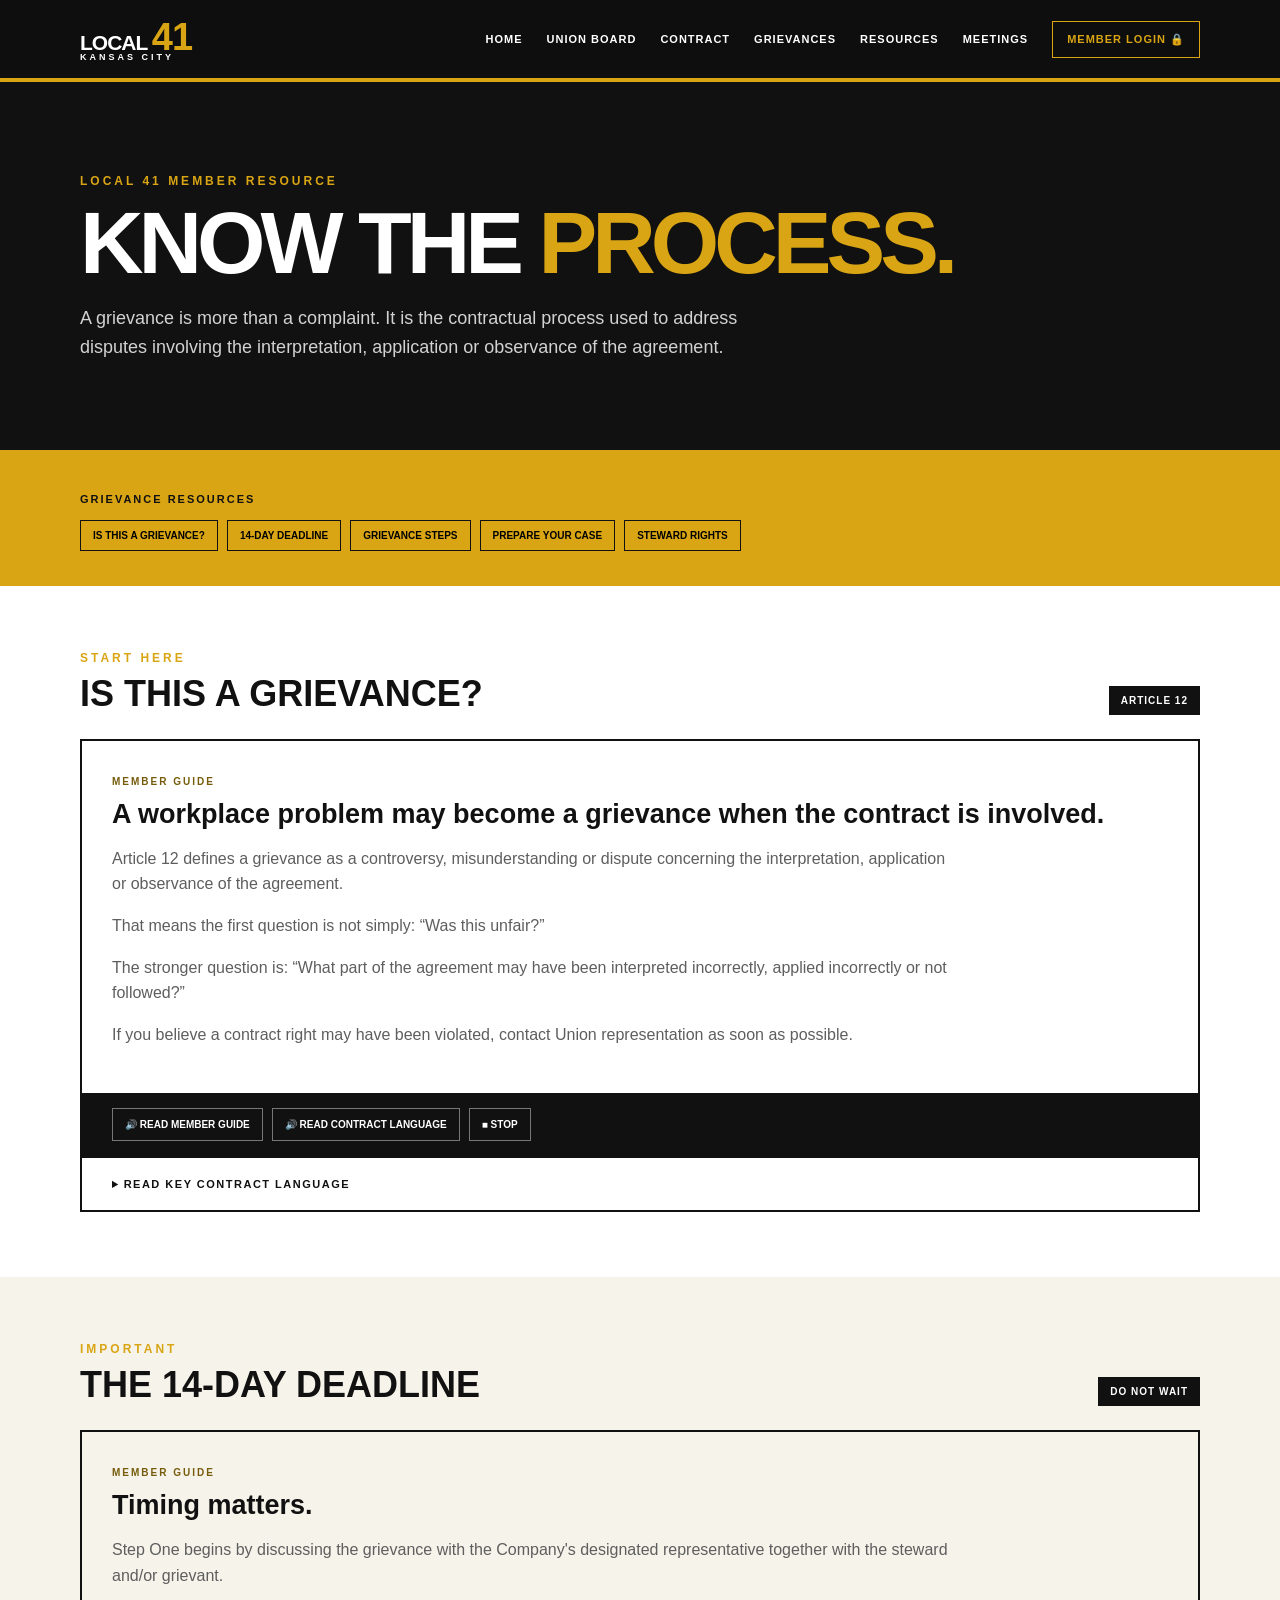
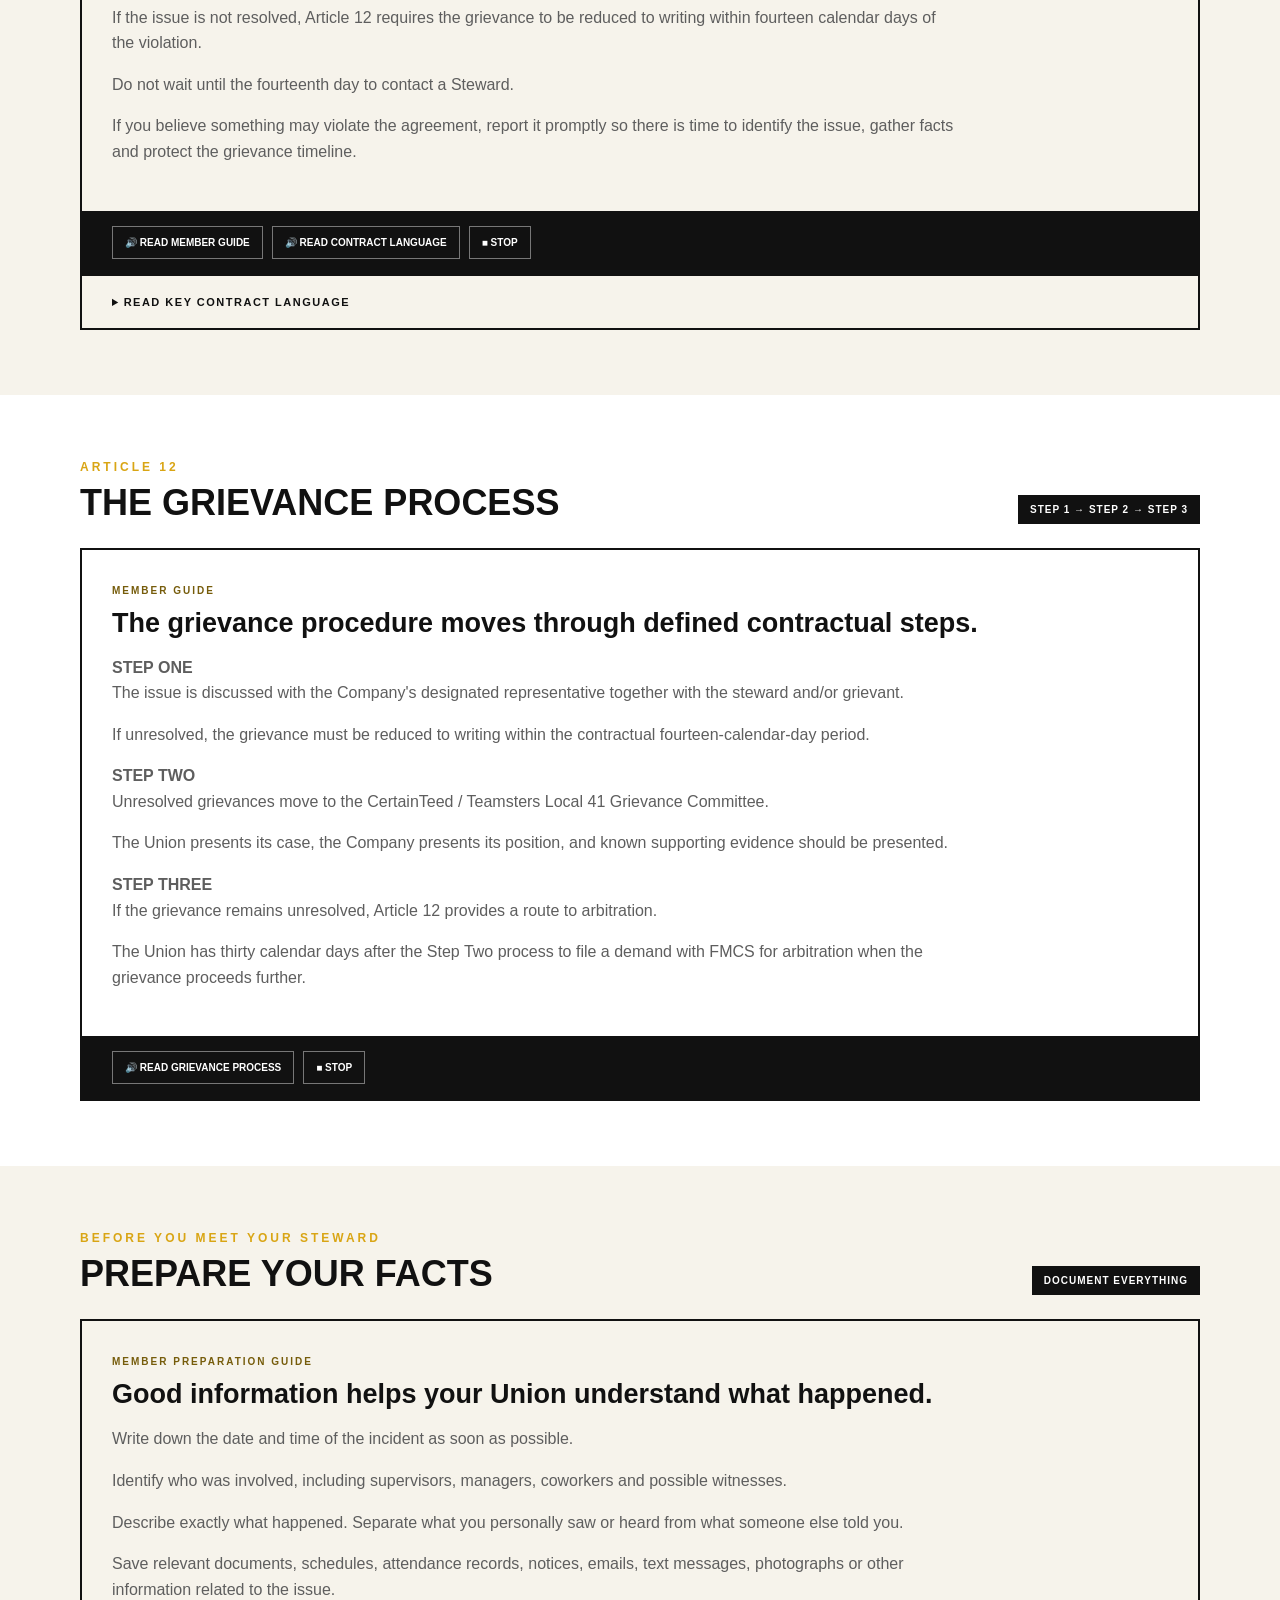
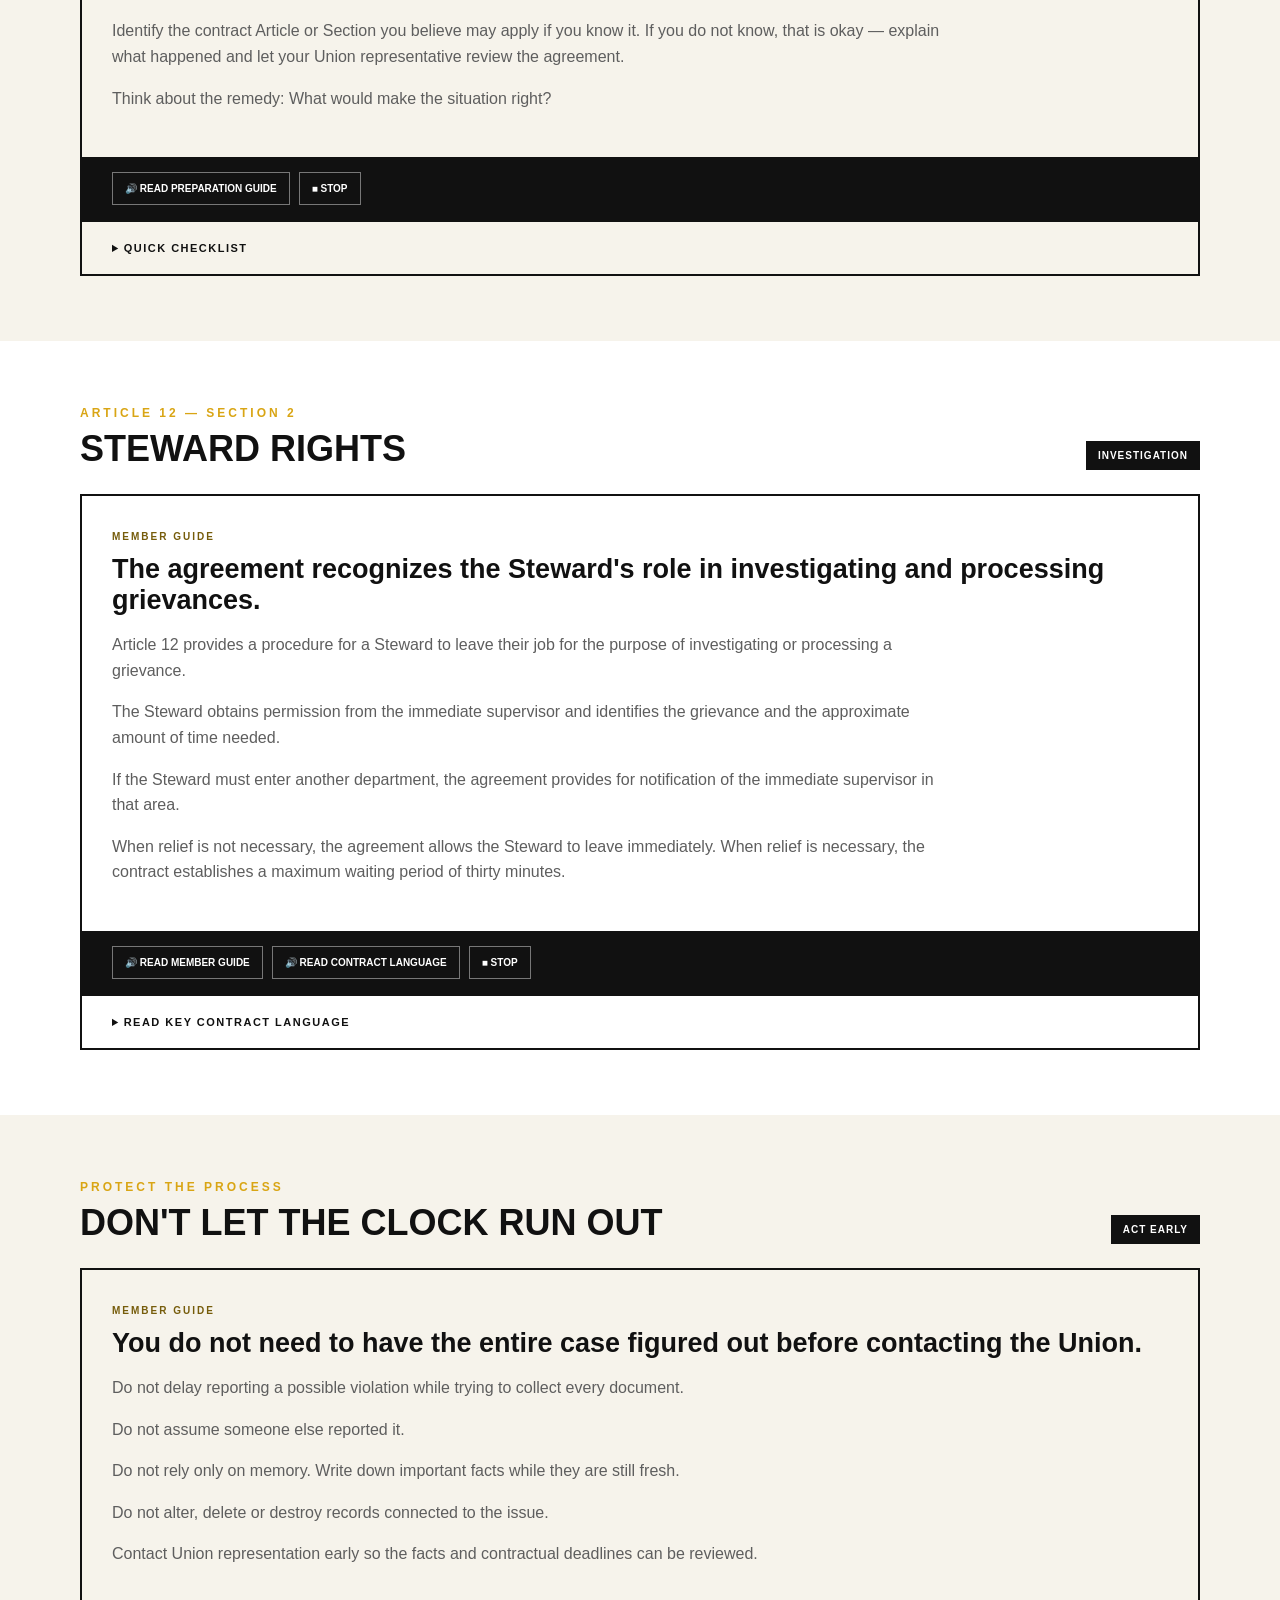
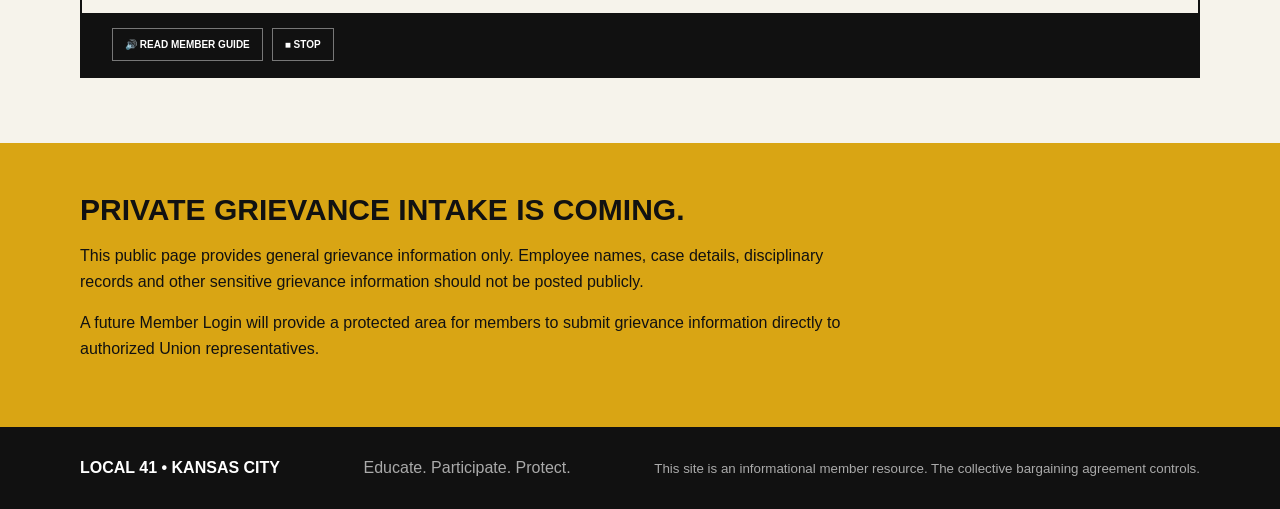
<file: grievance.html>
<!doctype html>
<html lang="en">

<head>
  <meta charset="utf-8">

  <meta name="viewport"
        content="width=device-width,initial-scale=1">

  <meta name="theme-color"
        content="#111111">

  <title>
    Grievance Resources | Local 41 KC
  </title>

  <meta name="description"
        content="Local 41 Kansas City grievance information, member preparation resources and grievance procedure guidance.">

  <link rel="stylesheet"
        href="style.css">

  <script src="script.js"
          defer></script>
</head>


<body>


<!-- =========================================
     HEADER
     ========================================= -->

<header class="top">

  <div class="wrap nav">

    <a class="brand"
       href="index.html">

      <span>LOCAL</span>
      <b>41</b>

      <small>
        KANSAS CITY
      </small>

    </a>


    <nav class="nav-links">
  <a href="index.html">HOME</a>
  <a href="board.html">UNION BOARD</a>
  <a href="contract.html">CONTRACT</a>
  <a href="grievance.html">GRIEVANCES</a>
  <a href="resources.html">RESOURCES</a>
  <a href="index.html#meeting">MEETINGS</a>
 <a class="member-login" href="login.html">
  MEMBER LOGIN 🔒
</a>
</nav>

  </div>

</header>



<main>


<!-- =========================================
     HERO
     ========================================= -->

<section class="contract-hero">

  <div class="wrap">

    <p class="eyebrow">
      LOCAL 41 MEMBER RESOURCE
    </p>


    <h1>
      KNOW THE
      <em>PROCESS.</em>
    </h1>


    <p class="contract-lead">

      A grievance is more than a complaint.
      It is the contractual process used to address
      disputes involving the interpretation,
      application or observance of the agreement.

    </p>

  </div>

</section>



<!-- =========================================
     QUICK LINKS
     ========================================= -->

<section class="contract-search-section">

  <div class="wrap">

    <label>
      GRIEVANCE RESOURCES
    </label>


    <div class="topic-links">

      <button onclick="document.getElementById('is-it-grievance').scrollIntoView({behavior:'smooth'})">
        IS THIS A GRIEVANCE?
      </button>

      <button onclick="document.getElementById('deadline').scrollIntoView({behavior:'smooth'})">
        14-DAY DEADLINE
      </button>

      <button onclick="document.getElementById('process').scrollIntoView({behavior:'smooth'})">
        GRIEVANCE STEPS
      </button>

      <button onclick="document.getElementById('prepare').scrollIntoView({behavior:'smooth'})">
        PREPARE YOUR CASE
      </button>

      <button onclick="document.getElementById('steward').scrollIntoView({behavior:'smooth'})">
        STEWARD RIGHTS
      </button>

    </div>

  </div>

</section>



<!-- =========================================
     IS THIS A GRIEVANCE?
     ========================================= -->

<section
  id="is-it-grievance"
  class="contract-section"
>

  <div class="wrap">


    <div class="contract-heading">

      <div>

        <p class="article-number">
          START HERE
        </p>

        <h2>
          IS THIS A GRIEVANCE?
        </h2>

      </div>


      <span class="contract-tag">
        ARTICLE 12
      </span>

    </div>



    <div class="contract-panel">


      <div
        class="member-guide"
        id="grievance-definition-guide"
      >

        <span class="guide-label">
          MEMBER GUIDE
        </span>


        <h3>
          A workplace problem may become a grievance
          when the contract is involved.
        </h3>


        <p>
          Article 12 defines a grievance as a controversy,
          misunderstanding or dispute concerning the
          interpretation, application or observance
          of the agreement.
        </p>


        <p>
          That means the first question is not simply:
          “Was this unfair?”
        </p>


        <p>
          The stronger question is:
          “What part of the agreement may have been
          interpreted incorrectly, applied incorrectly
          or not followed?”
        </p>


        <p>
          If you believe a contract right may have
          been violated, contact Union representation
          as soon as possible.
        </p>

      </div>



      <div class="read-controls">

        <button onclick="readText('grievance-definition-guide')">
          🔊 READ MEMBER GUIDE
        </button>

        <button onclick="readText('grievance-definition-language')">
          🔊 READ CONTRACT LANGUAGE
        </button>

        <button onclick="stopReading()">
          ■ STOP
        </button>

      </div>



      <details>

        <summary>
          READ KEY CONTRACT LANGUAGE
        </summary>


        <div
          class="contract-language"
          id="grievance-definition-language"
        >

          <p>
            <strong>
              Article 12 — Grievance Procedure
            </strong>
          </p>


          <p>
            A grievance is any controversy,
            misunderstanding or dispute arising
            as to the interpretation, application
            or observance of the provisions
            of the Agreement.
          </p>

        </div>

      </details>


    </div>

  </div>

</section>



<!-- =========================================
     14 DAY DEADLINE
     ========================================= -->

<section
  id="deadline"
  class="contract-section alt"
>

  <div class="wrap">


    <div class="contract-heading">

      <div>

        <p class="article-number">
          IMPORTANT
        </p>

        <h2>
          THE 14-DAY DEADLINE
        </h2>

      </div>


      <span class="contract-tag">
        DO NOT WAIT
      </span>

    </div>



    <div class="contract-panel">


      <div
        class="member-guide"
        id="deadline-guide"
      >

        <span class="guide-label">
          MEMBER GUIDE
        </span>


        <h3>
          Timing matters.
        </h3>


        <p>
          Step One begins by discussing the grievance
          with the Company's designated representative
          together with the steward and/or grievant.
        </p>


        <p>
          If the issue is not resolved,
          Article 12 requires the grievance to be
          reduced to writing within fourteen calendar
          days of the violation.
        </p>


        <p>
          Do not wait until the fourteenth day
          to contact a Steward.
        </p>


        <p>
          If you believe something may violate
          the agreement, report it promptly so there
          is time to identify the issue, gather facts
          and protect the grievance timeline.
        </p>

      </div>



      <div class="read-controls">

        <button onclick="readText('deadline-guide')">
          🔊 READ MEMBER GUIDE
        </button>

        <button onclick="readText('deadline-language')">
          🔊 READ CONTRACT LANGUAGE
        </button>

        <button onclick="stopReading()">
          ■ STOP
        </button>

      </div>



      <details>

        <summary>
          READ KEY CONTRACT LANGUAGE
        </summary>


        <div
          class="contract-language"
          id="deadline-language"
        >

          <p>
            At Step One, the grievance is discussed
            with the Company's designated representative
            together with the steward and/or grievant.
          </p>


          <p>
            If the grievance is not resolved,
            it must be reduced to writing within
            fourteen calendar days of the violation.
          </p>

        </div>

      </details>


    </div>

  </div>

</section>



<!-- =========================================
     GRIEVANCE PROCESS
     ========================================= -->

<section
  id="process"
  class="contract-section"
>

  <div class="wrap">


    <div class="contract-heading">

      <div>

        <p class="article-number">
          ARTICLE 12
        </p>

        <h2>
          THE GRIEVANCE PROCESS
        </h2>

      </div>


      <span class="contract-tag">
        STEP 1 → STEP 2 → STEP 3
      </span>

    </div>



    <div class="contract-panel">


      <div
        class="member-guide"
        id="process-guide"
      >

        <span class="guide-label">
          MEMBER GUIDE
        </span>


        <h3>
          The grievance procedure moves through
          defined contractual steps.
        </h3>


        <p>
          <strong>STEP ONE</strong><br>
          The issue is discussed with the Company's
          designated representative together with
          the steward and/or grievant.
        </p>


        <p>
          If unresolved, the grievance must be
          reduced to writing within the contractual
          fourteen-calendar-day period.
        </p>


        <p>
          <strong>STEP TWO</strong><br>
          Unresolved grievances move to the
          CertainTeed / Teamsters Local 41
          Grievance Committee.
        </p>


        <p>
          The Union presents its case,
          the Company presents its position,
          and known supporting evidence
          should be presented.
        </p>


        <p>
          <strong>STEP THREE</strong><br>
          If the grievance remains unresolved,
          Article 12 provides a route to arbitration.
        </p>


        <p>
          The Union has thirty calendar days
          after the Step Two process to file
          a demand with FMCS for arbitration
          when the grievance proceeds further.
        </p>

      </div>



      <div class="read-controls">

        <button onclick="readText('process-guide')">
          🔊 READ GRIEVANCE PROCESS
        </button>

        <button onclick="stopReading()">
          ■ STOP
        </button>

      </div>


    </div>

  </div>

</section>



<!-- =========================================
     PREPARE YOUR CASE
     ========================================= -->

<section
  id="prepare"
  class="contract-section alt"
>

  <div class="wrap">


    <div class="contract-heading">

      <div>

        <p class="article-number">
          BEFORE YOU MEET YOUR STEWARD
        </p>

        <h2>
          PREPARE YOUR FACTS
        </h2>

      </div>


      <span class="contract-tag">
        DOCUMENT EVERYTHING
      </span>

    </div>



    <div class="contract-panel">


      <div
        class="member-guide"
        id="prepare-guide"
      >

        <span class="guide-label">
          MEMBER PREPARATION GUIDE
        </span>


        <h3>
          Good information helps your Union
          understand what happened.
        </h3>


        <p>
          Write down the date and time
          of the incident as soon as possible.
        </p>


        <p>
          Identify who was involved,
          including supervisors, managers,
          coworkers and possible witnesses.
        </p>


        <p>
          Describe exactly what happened.
          Separate what you personally saw or heard
          from what someone else told you.
        </p>


        <p>
          Save relevant documents,
          schedules, attendance records,
          notices, emails, text messages,
          photographs or other information
          related to the issue.
        </p>


        <p>
          Identify the contract Article or Section
          you believe may apply if you know it.
          If you do not know, that is okay —
          explain what happened and let your
          Union representative review the agreement.
        </p>


        <p>
          Think about the remedy:
          What would make the situation right?
        </p>

      </div>



      <div class="read-controls">

        <button onclick="readText('prepare-guide')">
          🔊 READ PREPARATION GUIDE
        </button>

        <button onclick="stopReading()">
          ■ STOP
        </button>

      </div>



      <details>

        <summary>
          QUICK CHECKLIST
        </summary>


        <div class="contract-language">

          <p>
            □ Date of incident
          </p>

          <p>
            □ Time of incident
          </p>

          <p>
            □ Department / work area
          </p>

          <p>
            □ Supervisor or manager involved
          </p>

          <p>
            □ Witness names
          </p>

          <p>
            □ What happened
          </p>

          <p>
            □ What management said
          </p>

          <p>
            □ Documents or records
          </p>

          <p>
            □ Contract Article if known
          </p>

          <p>
            □ Remedy requested
          </p>

        </div>

      </details>


    </div>

  </div>

</section>



<!-- =========================================
     STEWARD RIGHTS
     ========================================= -->

<section
  id="steward"
  class="contract-section"
>

  <div class="wrap">


    <div class="contract-heading">

      <div>

        <p class="article-number">
          ARTICLE 12 — SECTION 2
        </p>

        <h2>
          STEWARD RIGHTS
        </h2>

      </div>


      <span class="contract-tag">
        INVESTIGATION
      </span>

    </div>



    <div class="contract-panel">


      <div
        class="member-guide"
        id="steward-guide"
      >

        <span class="guide-label">
          MEMBER GUIDE
        </span>


        <h3>
          The agreement recognizes the Steward's
          role in investigating and processing grievances.
        </h3>


        <p>
          Article 12 provides a procedure for a Steward
          to leave their job for the purpose of
          investigating or processing a grievance.
        </p>


        <p>
          The Steward obtains permission from
          the immediate supervisor and identifies
          the grievance and the approximate amount
          of time needed.
        </p>


        <p>
          If the Steward must enter another department,
          the agreement provides for notification
          of the immediate supervisor in that area.
        </p>


        <p>
          When relief is not necessary,
          the agreement allows the Steward to leave
          immediately. When relief is necessary,
          the contract establishes a maximum waiting
          period of thirty minutes.
        </p>

      </div>



      <div class="read-controls">

        <button onclick="readText('steward-guide')">
          🔊 READ MEMBER GUIDE
        </button>

        <button onclick="readText('steward-language')">
          🔊 READ CONTRACT LANGUAGE
        </button>

        <button onclick="stopReading()">
          ■ STOP
        </button>

      </div>



      <details>

        <summary>
          READ KEY CONTRACT LANGUAGE
        </summary>


        <div
          class="contract-language"
          id="steward-language"
        >

          <p>
            When a Steward leaves their job
            for the purpose of investigating
            or processing a grievance,
            the Steward will obtain permission
            from the immediate supervisor.
          </p>


          <p>
            The Steward will identify the grievance
            and approximately how much time
            will be needed.
          </p>


          <p>
            If additional time is required,
            the Steward will notify the supervisor.
          </p>


          <p>
            When entering another department,
            the Steward will notify the immediate
            supervisor of that department.
          </p>


          <p>
            The Steward will be permitted to leave
            immediately when relief is not necessary,
            or as soon as possible when relief is needed,
            with a maximum waiting period
            of thirty minutes.
          </p>

        </div>

      </details>


    </div>

  </div>

</section>



<!-- =========================================
     WHAT NOT TO DO
     ========================================= -->

<section class="contract-section alt">

  <div class="wrap">


    <div class="contract-heading">

      <div>

        <p class="article-number">
          PROTECT THE PROCESS
        </p>

        <h2>
          DON'T LET THE CLOCK RUN OUT
        </h2>

      </div>


      <span class="contract-tag">
        ACT EARLY
      </span>

    </div>



    <div class="contract-panel">


      <div
        class="member-guide"
        id="protect-guide"
      >

        <span class="guide-label">
          MEMBER GUIDE
        </span>


        <h3>
          You do not need to have the entire case
          figured out before contacting the Union.
        </h3>


        <p>
          Do not delay reporting a possible violation
          while trying to collect every document.
        </p>


        <p>
          Do not assume someone else reported it.
        </p>


        <p>
          Do not rely only on memory.
          Write down important facts while they
          are still fresh.
        </p>


        <p>
          Do not alter, delete or destroy records
          connected to the issue.
        </p>


        <p>
          Contact Union representation early
          so the facts and contractual deadlines
          can be reviewed.
        </p>

      </div>



      <div class="read-controls">

        <button onclick="readText('protect-guide')">
          🔊 READ MEMBER GUIDE
        </button>

        <button onclick="stopReading()">
          ■ STOP
        </button>

      </div>


    </div>

  </div>

</section>



<!-- =========================================
     FUTURE MEMBER PORTAL
     ========================================= -->

<section class="contract-notice">

  <div class="wrap">

    <h2>
      PRIVATE GRIEVANCE INTAKE IS COMING.
    </h2>


    <p>
      This public page provides general grievance
      information only. Employee names, case details,
      disciplinary records and other sensitive
      grievance information should not be posted
      publicly.
    </p>


    <p>
      A future Member Login will provide a protected
      area for members to submit grievance information
      directly to authorized Union representatives.
    </p>

  </div>

</section>



</main>



<!-- =========================================
     FOOTER
     ========================================= -->

<footer>

  <div class="wrap">

    <b>
      LOCAL 41 • KANSAS CITY
    </b>


    <span>
      Educate. Participate. Protect.
    </span>


    <small>
      This site is an informational member resource.
      The collective bargaining agreement controls.
    </small>

  </div>

</footer>


</body>

</html>
</file>
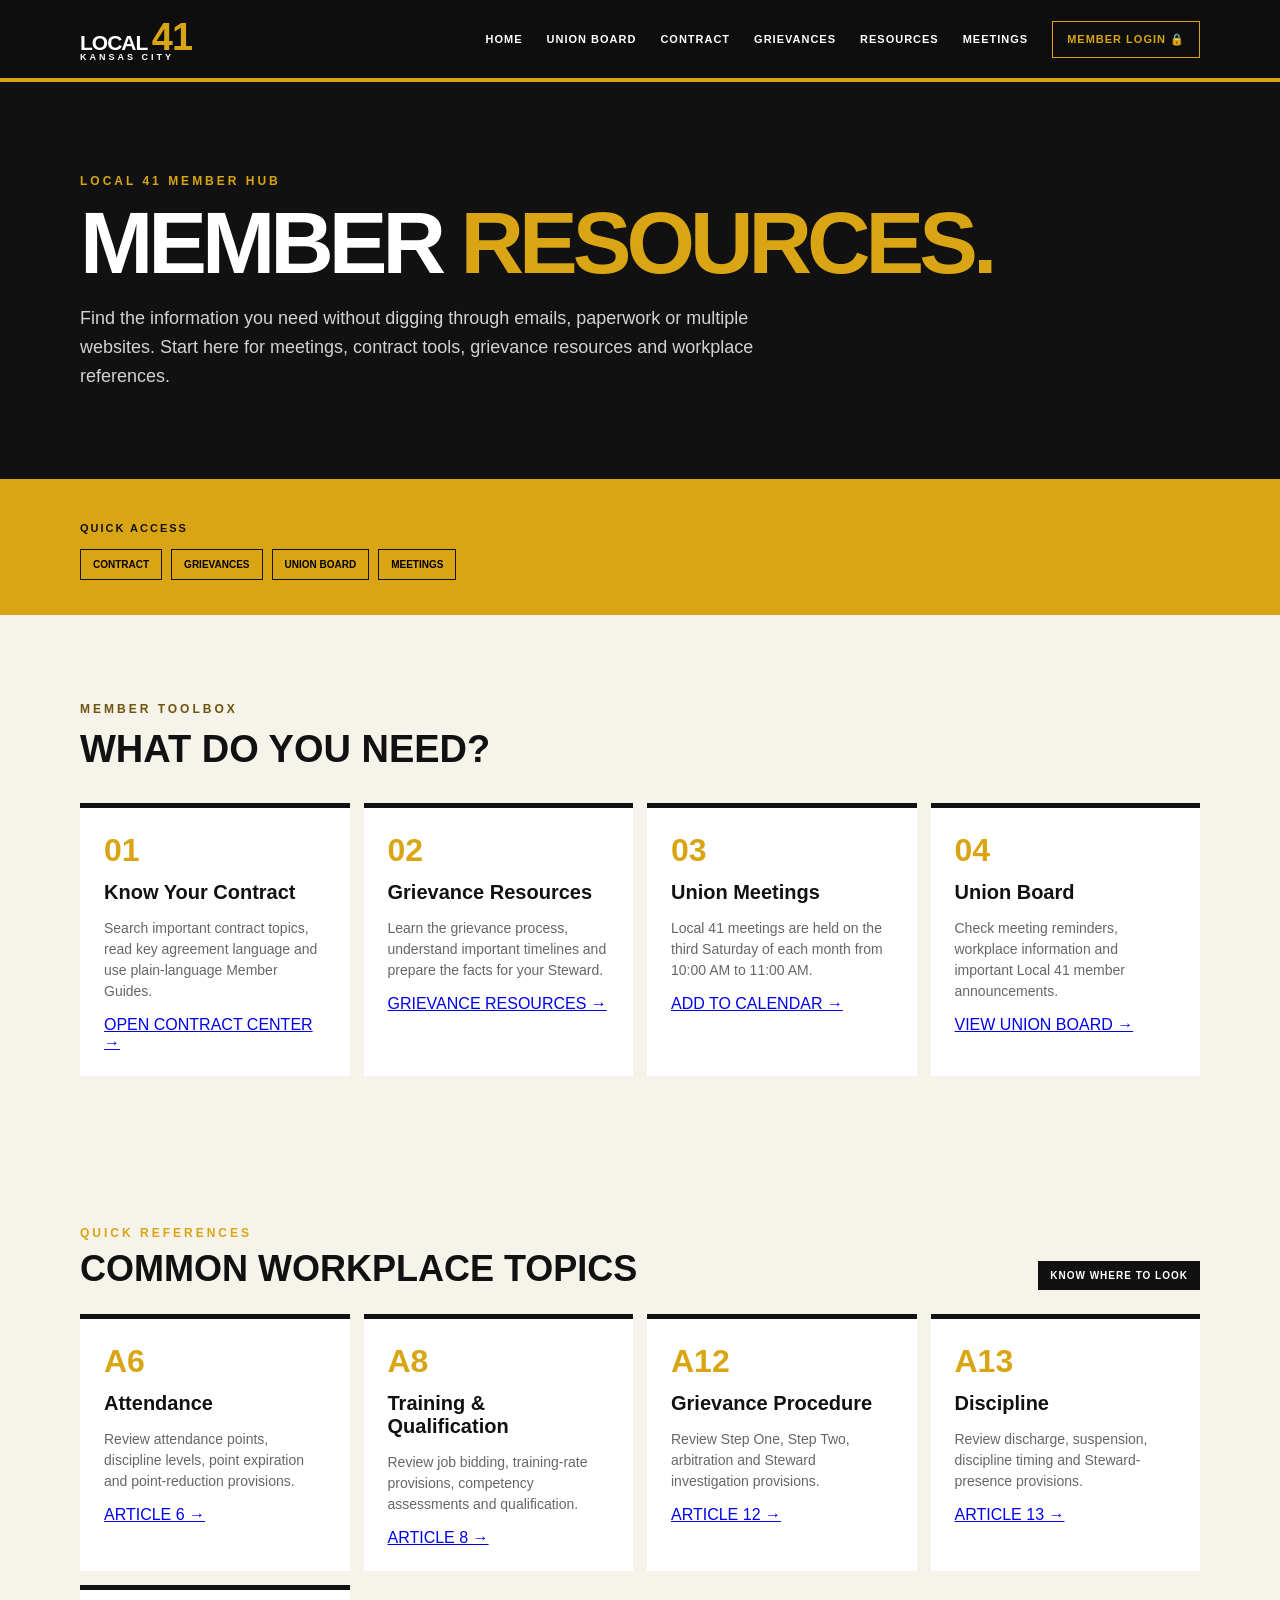
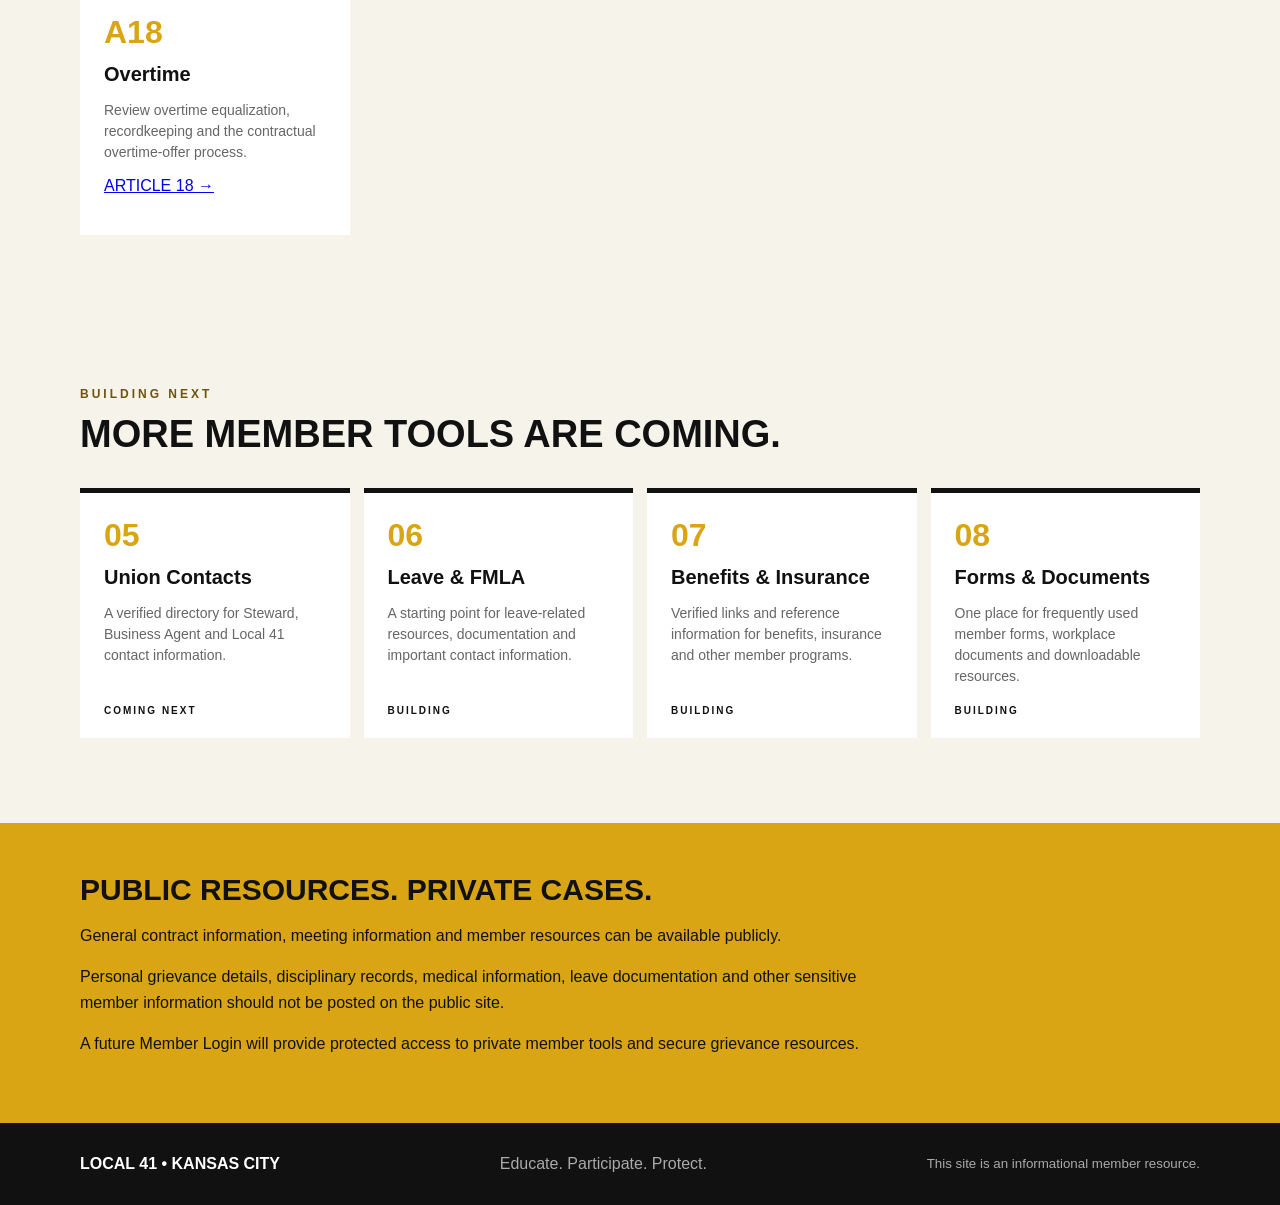
<file: resources.html>
<!doctype html>
<html lang="en">

<head>
  <meta charset="utf-8">

  <meta name="viewport"
        content="width=device-width,initial-scale=1">

  <meta name="theme-color"
        content="#111111">

  <title>
    Member Resources | Local 41 KC
  </title>

  <meta name="description"
        content="Local 41 Kansas City member resources, contract tools, grievance information, meetings and workplace references.">

  <link rel="stylesheet"
        href="style.css">

  <script src="script.js"
          defer></script>
</head>


<body>


<!-- =========================================
     HEADER
     ========================================= -->

<header class="top">

  <div class="wrap nav">

    <a class="brand"
       href="index.html">

      <span>LOCAL</span>
      <b>41</b>

      <small>
        KANSAS CITY
      </small>

    </a>


    <nav class="nav-links">

      <a href="index.html">
        HOME
      </a>

      <a href="board.html">
        UNION BOARD
      </a>

      <a href="contract.html">
        CONTRACT
      </a>

      <a href="grievance.html">
        GRIEVANCES
      </a>

      <a href="resources.html">
        RESOURCES
      </a>

      <a href="index.html#meeting">
        MEETINGS
      </a>

      <a class="member-login" href="login.html">
  MEMBER LOGIN 🔒
</a>

    </nav>

  </div>

</header>



<main>


<!-- =========================================
     HERO
     ========================================= -->

<section class="contract-hero">

  <div class="wrap">

    <p class="eyebrow">
      LOCAL 41 MEMBER HUB
    </p>


    <h1>
      MEMBER
      <em>RESOURCES.</em>
    </h1>


    <p class="contract-lead">

      Find the information you need without
      digging through emails, paperwork or
      multiple websites.

      Start here for meetings, contract tools,
      grievance resources and workplace references.

    </p>

  </div>

</section>



<!-- =========================================
     QUICK ACCESS
     ========================================= -->

<section class="contract-search-section">

  <div class="wrap">

    <label>
      QUICK ACCESS
    </label>


    <div class="topic-links">

      <button onclick="location.href='contract.html'">
        CONTRACT
      </button>

      <button onclick="location.href='grievance.html'">
        GRIEVANCES
      </button>

      <button onclick="location.href='board.html'">
        UNION BOARD
      </button>

      <button onclick="location.href='index.html#meeting'">
        MEETINGS
      </button>

    </div>

  </div>

</section>



<!-- =========================================
     MEMBER TOOLBOX
     ========================================= -->

<section class="tools">

  <div class="wrap">

    <p class="eyebrow dark">
      MEMBER TOOLBOX
    </p>


    <h2>
      WHAT DO YOU NEED?
    </h2>


    <div class="cards">


      <!-- RESOURCE 01 -->

      <article>

        <div class="num">
          01
        </div>

        <h3>
          Know Your Contract
        </h3>

        <p>
          Search important contract topics,
          read key agreement language and use
          plain-language Member Guides.
        </p>

        <a class="card-link"
           href="contract.html">
          OPEN CONTRACT CENTER →
        </a>

      </article>



      <!-- RESOURCE 02 -->

      <article>

        <div class="num">
          02
        </div>

        <h3>
          Grievance Resources
        </h3>

        <p>
          Learn the grievance process,
          understand important timelines and
          prepare the facts for your Steward.
        </p>

        <a class="card-link"
           href="grievance.html">
          GRIEVANCE RESOURCES →
        </a>

      </article>



      <!-- RESOURCE 03 -->

      <article>

        <div class="num">
          03
        </div>

        <h3>
          Union Meetings
        </h3>

        <p>
          Local 41 meetings are held on the
          third Saturday of each month from
          10:00 AM to 11:00 AM.
        </p>

        <a class="card-link"
           href="Local_41_Monthly_Union_Meetings.ics">
          ADD TO CALENDAR →
        </a>

      </article>



      <!-- RESOURCE 04 -->

      <article>

        <div class="num">
          04
        </div>

        <h3>
          Union Board
        </h3>

        <p>
          Check meeting reminders,
          workplace information and important
          Local 41 member announcements.
        </p>

        <a class="card-link"
           href="board.html">
          VIEW UNION BOARD →
        </a>

      </article>


    </div>

  </div>

</section>



<!-- =========================================
     WORKPLACE QUICK REFERENCES
     ========================================= -->

<section class="contract-section alt">

  <div class="wrap">


    <div class="contract-heading">

      <div>

        <p class="article-number">
          QUICK REFERENCES
        </p>

        <h2>
          COMMON WORKPLACE TOPICS
        </h2>

      </div>


      <span class="contract-tag">
        KNOW WHERE TO LOOK
      </span>

    </div>



    <div class="cards">


      <!-- ATTENDANCE -->

      <article>

        <div class="num">
          A6
        </div>

        <h3>
          Attendance
        </h3>

        <p>
          Review attendance points,
          discipline levels, point expiration
          and point-reduction provisions.
        </p>

        <a class="card-link"
           href="contract.html#article6">
          ARTICLE 6 →
        </a>

      </article>



      <!-- TRAINING -->

      <article>

        <div class="num">
          A8
        </div>

        <h3>
          Training & Qualification
        </h3>

        <p>
          Review job bidding,
          training-rate provisions,
          competency assessments and qualification.
        </p>

        <a class="card-link"
           href="contract.html#article8">
          ARTICLE 8 →
        </a>

      </article>



      <!-- GRIEVANCES -->

      <article>

        <div class="num">
          A12
        </div>

        <h3>
          Grievance Procedure
        </h3>

        <p>
          Review Step One,
          Step Two, arbitration and
          Steward investigation provisions.
        </p>

        <a class="card-link"
           href="contract.html#article12">
          ARTICLE 12 →
        </a>

      </article>



      <!-- DISCIPLINE -->

      <article>

        <div class="num">
          A13
        </div>

        <h3>
          Discipline
        </h3>

        <p>
          Review discharge,
          suspension, discipline timing
          and Steward-presence provisions.
        </p>

        <a class="card-link"
           href="contract.html#article13">
          ARTICLE 13 →
        </a>

      </article>



      <!-- OVERTIME -->

      <article>

        <div class="num">
          A18
        </div>

        <h3>
          Overtime
        </h3>

        <p>
          Review overtime equalization,
          recordkeeping and the contractual
          overtime-offer process.
        </p>

        <a class="card-link"
           href="contract.html#article18">
          ARTICLE 18 →
        </a>

      </article>


    </div>

  </div>

</section>



<!-- =========================================
     BUILDING NEXT
     ========================================= -->

<section class="tools">

  <div class="wrap">

    <p class="eyebrow dark">
      BUILDING NEXT
    </p>


    <h2>
      MORE MEMBER TOOLS ARE COMING.
    </h2>


    <div class="cards">


      <!-- CONTACTS -->

      <article>

        <div class="num">
          05
        </div>

        <h3>
          Union Contacts
        </h3>

        <p>
          A verified directory for Steward,
          Business Agent and Local 41
          contact information.
        </p>

        <span class="soon">
          COMING NEXT
        </span>

      </article>



      <!-- LEAVE -->

      <article>

        <div class="num">
          06
        </div>

        <h3>
          Leave & FMLA
        </h3>

        <p>
          A starting point for leave-related
          resources, documentation and
          important contact information.
        </p>

        <span class="soon">
          BUILDING
        </span>

      </article>



      <!-- BENEFITS -->

      <article>

        <div class="num">
          07
        </div>

        <h3>
          Benefits & Insurance
        </h3>

        <p>
          Verified links and reference information
          for benefits, insurance and other
          member programs.
        </p>

        <span class="soon">
          BUILDING
        </span>

      </article>



      <!-- FORMS -->

      <article>

        <div class="num">
          08
        </div>

        <h3>
          Forms & Documents
        </h3>

        <p>
          One place for frequently used
          member forms, workplace documents
          and downloadable resources.
        </p>

        <span class="soon">
          BUILDING
        </span>

      </article>


    </div>

  </div>

</section>



<!-- =========================================
     PRIVACY / MEMBER PORTAL
     ========================================= -->

<section class="contract-notice">

  <div class="wrap">

    <h2>
      PUBLIC RESOURCES. PRIVATE CASES.
    </h2>


    <p>
      General contract information,
      meeting information and member resources
      can be available publicly.
    </p>


    <p>
      Personal grievance details,
      disciplinary records, medical information,
      leave documentation and other sensitive
      member information should not be posted
      on the public site.
    </p>


    <p>
      A future Member Login will provide
      protected access to private member tools
      and secure grievance resources.
    </p>

  </div>

</section>



</main>



<!-- =========================================
     FOOTER
     ========================================= -->

<footer>

  <div class="wrap">

    <b>
      LOCAL 41 • KANSAS CITY
    </b>


    <span>
      Educate. Participate. Protect.
    </span>


    <small>
      This site is an informational member resource.
    </small>

  </div>

</footer>


</body>

</html>
</file>
<file: style.css>
:root {
  --black: #111111;
  --gold: #d9a514;
  --paper: #f6f3eb;
  --white: #ffffff;
  --gray: #6e6e6e;
}

* {
  box-sizing: border-box;
}

html {
  scroll-behavior: smooth;
}

body {
  margin: 0;
  font-family: Arial, Helvetica, sans-serif;
  background: var(--paper);
  color: var(--black);
}

.wrap {
  width: min(1120px, calc(100% - 36px));
  margin: auto;
}

/* HEADER */

.top {
  background: #0e0e0e;
  border-bottom: 4px solid var(--gold);
  position: sticky;
  top: 0;
  z-index: 10;
}

.nav {
  height: 78px;
  display: flex;
  align-items: center;
  justify-content: space-between;
}

.brand {
  color: white;
  text-decoration: none;
  font-size: 21px;
  font-weight: 900;
  letter-spacing: -1px;
}

.brand b {
  font-size: 38px;
  color: var(--gold);
}

.brand small {
  display: block;
  font-size: 9px;
  letter-spacing: 3px;
  margin-top: -7px;
}

.nav-btn {
  color: white;
  text-decoration: none;
  border: 1px solid #555;
  padding: 11px 15px;
  font-size: 12px;
  font-weight: 900;
  letter-spacing: 1px;
}

/* HERO */

.hero {
  background:
    linear-gradient(
      120deg,
      #111 0%,
      #111 67%,
      #1d1d1d 67%
    );

  color: white;
  padding: 92px 0 86px;
  border-bottom: 8px solid var(--gold);
}

.hero-grid {
  display: grid;
  grid-template-columns: 1fr 270px;
  gap: 60px;
  align-items: center;
}

.eyebrow {
  color: var(--gold);
  font-size: 12px;
  font-weight: 900;
  letter-spacing: 3px;
}

.hero h1 {
  font-size: clamp(48px, 7vw, 86px);
  line-height: .88;
  margin: 17px 0 24px;
  letter-spacing: -5px;
}

.hero h1 em,
.voice em {
  font-style: normal;
  color: var(--gold);
}

.lead {
  max-width: 650px;
  font-size: 18px;
  line-height: 1.55;
  color: #d7d7d7;
}

.actions {
  display: flex;
  gap: 12px;
  flex-wrap: wrap;
  margin-top: 32px;
}

/* BUTTONS */

.btn {
  display: inline-block;
  padding: 15px 20px;
  text-decoration: none;
  font-size: 12px;
  font-weight: 900;
  letter-spacing: 1px;
  text-align: center;
}

.gold {
  background: var(--gold);
  color: #111;
}

.outline {
  border: 1px solid #777;
  color: white;
}

.black {
  background: #111;
  color: white;
}

/* HERO SIDE MESSAGE */

.statement {
  border-left: 5px solid var(--gold);
  padding-left: 24px;
}

.statement span {
  display: block;
  font-size: 28px;
  font-weight: 900;
  margin: 13px 0;
}

/* MEETING */

.meeting {
  padding: 70px 0;
  background: white;
}

.dark {
  color: #6f5410;
}

.meeting-card {
  border: 2px solid #111;

  display: grid;
  grid-template-columns: 170px 1fr 230px;

  box-shadow: 8px 8px 0 var(--gold);
}

.date-box {
  background: #111;
  color: white;

  display: flex;
  flex-direction: column;
  align-items: center;
  justify-content: center;

  padding: 35px 20px;
}

.date-box b {
  font-size: 55px;
  color: var(--gold);
}

.date-box span {
  font-weight: 900;
  font-size: 13px;
  letter-spacing: 2px;
}

.meeting-info {
  padding: 30px;
}

.meeting-info h2 {
  font-size: 29px;
  margin: 0 0 12px;
}

.meeting-info p {
  line-height: 1.45;
}

.muted {
  color: var(--gray);
}

.meeting-action {
  padding: 30px;

  display: flex;
  flex-direction: column;
  justify-content: center;

  gap: 10px;
}

.meeting-action small {
  text-align: center;
  color: #777;
}

/* MEMBER HUB */

.tools {
  padding: 75px 0 85px;
}

.tools h2 {
  font-size: 38px;
  margin: 8px 0 32px;
}

.cards {
  display: grid;
  grid-template-columns: repeat(4, 1fr);
  gap: 14px;
}

.cards article {
  background: white;
  border-top: 5px solid #111;
  padding: 24px;
  min-height: 250px;
  position: relative;
}

.num {
  color: var(--gold);
  font-size: 32px;
  font-weight: 900;
}

.cards h3 {
  font-size: 20px;
  margin: 12px 0;
}

.cards p {
  color: #666;
  line-height: 1.5;
  font-size: 14px;
}

.soon {
  position: absolute;
  bottom: 22px;
  font-size: 10px;
  font-weight: 900;
  letter-spacing: 2px;
}

/* BOTTOM STATEMENT */

.voice {
  background: var(--gold);
  padding: 45px 0;
}

.voice h2 {
  font-size: 36px;
  margin: 0 0 10px;
}

.voice p {
  font-weight: 900;
  font-size: 12px;
  text-transform: uppercase;
  letter-spacing: 1px;
}

/* FOOTER */

footer {
  background: #111;
  color: white;
  padding: 32px 0;
}

footer .wrap {
  display: flex;
  gap: 20px;
  justify-content: space-between;
  align-items: center;
  flex-wrap: wrap;
}

footer span,
footer small {
  color: #aaa;
}

/* TABLET */

@media (max-width: 780px) {

  .hero {
    padding: 62px 0;
    background: #111;
  }

  .hero-grid {
    grid-template-columns: 1fr;
  }

  .statement {
    display: none;
  }

  .hero h1 {
    letter-spacing: -3px;
  }

  .meeting-card {
    grid-template-columns: 1fr;
    box-shadow: 6px 6px 0 var(--gold);
  }

  .date-box {
    padding: 22px;
  }

  .meeting-action {
    padding-top: 0;
  }

  .cards {
    grid-template-columns: 1fr 1fr;
  }

  .cards article {
    min-height: 220px;
  }
}

/* PHONE */

@media (max-width: 520px) {

  .nav {
    height: 68px;
  }

  .brand b {
    font-size: 31px;
  }

  .hero h1 {
    font-size: 49px;
  }

  .lead {
    font-size: 16px;
  }

  .actions .btn {
    width: 100%;
  }

  .tools h2 {
    font-size: 31px;
  }

  .cards {
    grid-template-columns: 1fr;
  }

  .cards article {
    min-height: 190px;
  }

  .voice h2 {
    font-size: 29px;
  }

  footer .wrap {
    display: block;
  }

  footer span,
  footer small {
    display: block;
    margin-top: 10px;
  }
}
/* =========================================
   LOCAL 41 UNION BOARD
   ========================================= */

.board-hero {
  background: #111;
  color: white;
  padding: 75px 0 65px;
  border-bottom: 8px solid var(--gold);
}

.board-hero h1 {
  font-size: clamp(55px, 8vw, 90px);
  line-height: .9;
  letter-spacing: -5px;
  margin: 12px 0 20px;
}

.board-hero h1 em {
  color: var(--gold);
  font-style: normal;
}

.board-lead {
  color: #d2d2d2;
  font-size: 18px;
  line-height: 1.6;
  max-width: 650px;
}


/* PINNED SECTION */

.board-section {
  background: white;
  padding: 70px 0 80px;
}

.board-heading {
  display: flex;
  justify-content: space-between;
  align-items: end;
  gap: 20px;
  margin-bottom: 30px;
}

.board-heading h2 {
  font-size: 36px;
  margin: 7px 0 0;
}

.live-badge {
  background: var(--gold);
  color: #111;
  padding: 9px 13px;
  font-size: 10px;
  font-weight: 900;
  letter-spacing: 1.5px;
}


/* FEATURED ANNOUNCEMENT */

.announcement {
  display: grid;
  grid-template-columns: 150px 1fr;
  border: 2px solid #111;
  box-shadow: 8px 8px 0 var(--gold);
}

.announcement-date {
  background: #111;
  color: white;
  padding: 35px 20px;

  display: flex;
  flex-direction: column;
  justify-content: flex-start;
  align-items: center;
}

.announcement-date span {
  color: var(--gold);
  font-size: 16px;
  font-weight: 900;
  letter-spacing: 3px;
}

.announcement-date b {
  color: white;
  font-size: 64px;
  line-height: 1;
  margin: 6px 0;
}

.announcement-date small {
  color: #aaa;
  font-size: 12px;
  letter-spacing: 2px;
}

.announcement-body {
  padding: 35px;
}

.announcement-tag {
  display: inline-block;
  color: #111;
  border-bottom: 3px solid var(--gold);
  padding-bottom: 5px;

  font-size: 10px;
  font-weight: 900;
  letter-spacing: 2px;
}

.announcement-body h3 {
  font-size: 31px;
  margin: 15px 0;
}

.announcement-body p {
  color: #5f5f5f;
  line-height: 1.6;
  max-width: 720px;
}

.announcement-location {
  color: #111 !important;
  font-size: 17px;
  border-left: 4px solid var(--gold);
  padding-left: 15px;
  margin: 20px 0;
}

.announcement-body .btn {
  margin-top: 12px;
}


/* LATEST UPDATES */

.latest-updates {
  background: var(--paper);
  padding: 75px 0 85px;
}

.latest-updates h2 {
  font-size: 38px;
  margin: 8px 0 30px;
}

.update-grid {
  display: grid;
  grid-template-columns: repeat(3, 1fr);
  gap: 18px;
}

.update-card {
  background: white;
  border-top: 5px solid #111;
  padding: 27px;
  min-height: 285px;

  transition:
    transform .2s ease,
    box-shadow .2s ease;
}

.update-card:hover {
  transform: translateY(-4px);
  box-shadow: 0 8px 0 var(--gold);
}

.update-date {
  color: #888 !important;
  font-size: 10px !important;
  font-weight: 900;
  letter-spacing: 1.5px;
  margin-top: 18px;
}

.update-card h3 {
  font-size: 22px;
  margin: 10px 0 13px;
}

.update-card p {
  color: #666;
  font-size: 14px;
  line-height: 1.6;
}


/* UNION BOARD MESSAGE */

.board-message {
  background: var(--gold);
  color: #111;
  padding: 55px 0;
}

.board-message p {
  margin: 0 0 13px;
  font-size: 11px;
  font-weight: 900;
  letter-spacing: 2px;
}

.board-message p span {
  margin: 0 8px;
}

.board-message h2 {
  font-size: clamp(30px, 5vw, 48px);
  max-width: 850px;
  line-height: 1;
  margin: 0;
  letter-spacing: -2px;
}

.board-message h2 em {
  display: block;
  color: white;
  font-style: normal;
}


/* UNION BOARD TABLET */

@media (max-width: 780px) {

  .board-hero {
    padding: 55px 0;
  }

  .board-hero h1 {
    letter-spacing: -3px;
  }

  .board-heading {
    align-items: flex-start;
  }

  .announcement {
    grid-template-columns: 120px 1fr;
  }

  .update-grid {
    grid-template-columns: 1fr;
  }

  .update-card {
    min-height: auto;
  }
}


/* UNION BOARD PHONE */

@media (max-width: 520px) {

  .board-hero h1 {
    font-size: 54px;
  }

  .board-heading {
    display: block;
  }

  .board-heading h2 {
    font-size: 29px;
    margin-bottom: 18px;
  }

  .announcement {
    grid-template-columns: 1fr;
    box-shadow: 6px 6px 0 var(--gold);
  }

  .announcement-date {
    padding: 17px;

    flex-direction: row;
    justify-content: center;
    gap: 10px;
  }

  .announcement-date b {
    font-size: 30px;
    margin: 0;
  }

  .announcement-body {
    padding: 25px;
  }

  .announcement-body h3 {
    font-size: 25px;
  }

  .announcement-body .btn {
    width: 100%;
  }

  .latest-updates h2 {
    font-size: 30px;
  }

  .board-message h2 {
    letter-spacing: -1px;
  }

}
/* =========================================
   LOCAL 41 UNION BOARD
   ========================================= */

.board-hero {
  background: #111;
  color: white;
  padding: 75px 0 65px;
  border-bottom: 8px solid var(--gold);
}

.board-hero h1 {
  font-size: clamp(55px, 8vw, 90px);
  line-height: .9;
  letter-spacing: -5px;
  margin: 12px 0 20px;
}

.board-hero h1 em {
  color: var(--gold);
  font-style: normal;
}

.board-lead {
  color: #d2d2d2;
  font-size: 18px;
  line-height: 1.6;
  max-width: 650px;
}


/* PINNED SECTION */

.board-section {
  background: white;
  padding: 70px 0 80px;
}

.board-heading {
  display: flex;
  justify-content: space-between;
  align-items: end;
  gap: 20px;
  margin-bottom: 30px;
}

.board-heading h2 {
  font-size: 36px;
  margin: 7px 0 0;
}

.live-badge {
  background: var(--gold);
  color: #111;
  padding: 9px 13px;
  font-size: 10px;
  font-weight: 900;
  letter-spacing: 1.5px;
}


/* FEATURED ANNOUNCEMENT */

.announcement {
  display: grid;
  grid-template-columns: 150px 1fr;
  border: 2px solid #111;
  box-shadow: 8px 8px 0 var(--gold);
}

.announcement-date {
  background: #111;
  color: white;
  padding: 35px 20px;

  display: flex;
  flex-direction: column;
  justify-content: flex-start;
  align-items: center;
}

.announcement-date span {
  color: var(--gold);
  font-size: 16px;
  font-weight: 900;
  letter-spacing: 3px;
}

.announcement-date b {
  color: white;
  font-size: 64px;
  line-height: 1;
  margin: 6px 0;
}

.announcement-date small {
  color: #aaa;
  font-size: 12px;
  letter-spacing: 2px;
}

.announcement-body {
  padding: 35px;
}

.announcement-tag {
  display: inline-block;
  color: #111;
  border-bottom: 3px solid var(--gold);
  padding-bottom: 5px;

  font-size: 10px;
  font-weight: 900;
  letter-spacing: 2px;
}

.announcement-body h3 {
  font-size: 31px;
  margin: 15px 0;
}

.announcement-body p {
  color: #5f5f5f;
  line-height: 1.6;
  max-width: 720px;
}

.announcement-location {
  color: #111 !important;
  font-size: 17px;
  border-left: 4px solid var(--gold);
  padding-left: 15px;
  margin: 20px 0;
}

.announcement-body .btn {
  margin-top: 12px;
}


/* LATEST UPDATES */

.latest-updates {
  background: var(--paper);
  padding: 75px 0 85px;
}

.latest-updates h2 {
  font-size: 38px;
  margin: 8px 0 30px;
}

.update-grid {
  display: grid;
  grid-template-columns: repeat(3, 1fr);
  gap: 18px;
}

.update-card {
  background: white;
  border-top: 5px solid #111;
  padding: 27px;
  min-height: 285px;

  transition:
    transform .2s ease,
    box-shadow .2s ease;
}

.update-card:hover {
  transform: translateY(-4px);
  box-shadow: 0 8px 0 var(--gold);
}

.update-date {
  color: #888 !important;
  font-size: 10px !important;
  font-weight: 900;
  letter-spacing: 1.5px;
  margin-top: 18px;
}

.update-card h3 {
  font-size: 22px;
  margin: 10px 0 13px;
}

.update-card p {
  color: #666;
  font-size: 14px;
  line-height: 1.6;
}


/* UNION BOARD MESSAGE */

.board-message {
  background: var(--gold);
  color: #111;
  padding: 55px 0;
}

.board-message p {
  margin: 0 0 13px;
  font-size: 11px;
  font-weight: 900;
  letter-spacing: 2px;
}

.board-message p span {
  margin: 0 8px;
}

.board-message h2 {
  font-size: clamp(30px, 5vw, 48px);
  max-width: 850px;
  line-height: 1;
  margin: 0;
  letter-spacing: -2px;
}

.board-message h2 em {
  display: block;
  color: white;
  font-style: normal;
}


/* UNION BOARD TABLET */

@media (max-width: 780px) {

  .board-hero {
    padding: 55px 0;
  }

  .board-hero h1 {
    letter-spacing: -3px;
  }

  .board-heading {
    align-items: flex-start;
  }

  .announcement {
    grid-template-columns: 120px 1fr;
  }

  .update-grid {
    grid-template-columns: 1fr;
  }

  .update-card {
    min-height: auto;
  }
}


/* UNION BOARD PHONE */

@media (max-width: 520px) {

  .board-hero h1 {
    font-size: 54px;
  }

  .board-heading {
    display: block;
  }

  .board-heading h2 {
    font-size: 29px;
    margin-bottom: 18px;
  }

  .announcement {
    grid-template-columns: 1fr;
    box-shadow: 6px 6px 0 var(--gold);
  }

  .announcement-date {
    padding: 17px;

    flex-direction: row;
    justify-content: center;
    gap: 10px;
  }

  .announcement-date b {
    font-size: 30px;
    margin: 0;
  }

  .announcement-body {
    padding: 25px;
  }

  .announcement-body h3 {
    font-size: 25px;
  }

  .announcement-body .btn {
    width: 100%;
  }

  .latest-updates h2 {
    font-size: 30px;
  }

  .board-message h2 {
    letter-spacing: -1px;
  }

}
/* =========================================
   SITE NAVIGATION
   ========================================= */

.nav-links {
  display: flex;
  align-items: center;
  gap: 24px;
}

.nav-links a {
  color: white;
  text-decoration: none;
  font-size: 11px;
  font-weight: 900;
  letter-spacing: 1px;
  transition: color .2s ease;
}

.nav-links a:hover {
  color: var(--gold);
}

.nav-links .member-login {
  border: 1px solid var(--gold);
  color: var(--gold);
  padding: 11px 14px;
}

.nav-links .member-login:hover {
  background: var(--gold);
  color: #111;
}


/* TABLET / PHONE NAV */

@media (max-width: 720px) {

  .nav {
    height: auto;
    min-height: 72px;
    padding: 12px 0;
    gap: 15px;
  }

  .nav-links {
    gap: 8px;
  }

  .nav-links a {
    display: none;
  }

  .nav-links a[href*="meeting"],
  .nav-links .member-login {
    display: block;
  }

  .nav-links a[href*="meeting"] {
    font-size: 10px;
  }

  .nav-links .member-login {
    font-size: 9px;
    padding: 9px 10px;
  }
}


@media (max-width: 430px) {

  .brand span {
    font-size: 16px;
  }

  .brand b {
    font-size: 29px;
  }

  .brand small {
    font-size: 7px;
    letter-spacing: 2px;
  }

  .nav-links {
    gap: 6px;
  }

  .nav-links a[href*="meeting"] {
    display: none;
  }
}
/* =========================================
   KNOW YOUR CONTRACT
   ========================================= */

.contract-hero {
  background: #111;
  color: white;
  padding: 80px 0 70px;
  border-bottom: 8px solid var(--gold);
}

.contract-hero h1 {
  font-size: clamp(50px, 8vw, 88px);
  line-height: .9;
  letter-spacing: -5px;
  margin: 15px 0 22px;
}

.contract-hero h1 em {
  color: var(--gold);
  font-style: normal;
}

.contract-lead {
  color: #d2d2d2;
  font-size: 18px;
  line-height: 1.6;
  max-width: 700px;
}


/* SEARCH */

.contract-search-section {
  background: var(--gold);
  padding: 35px 0;
}

.contract-search-section label {
  display: block;
  font-size: 11px;
  font-weight: 900;
  letter-spacing: 2px;
  margin-bottom: 10px;
}

.contract-search-section input {
  width: 100%;
  padding: 18px;
  border: 2px solid #111;
  background: white;
  font-size: 16px;
}

.topic-links {
  display: flex;
  flex-wrap: wrap;
  gap: 9px;
  margin-top: 15px;
}

.topic-links button {
  border: 1px solid #111;
  background: transparent;
  padding: 9px 12px;
  font-size: 10px;
  font-weight: 900;
  cursor: pointer;
}

.topic-links button:hover {
  background: #111;
  color: white;
}


/* CONTRACT SECTIONS */

.contract-section {
  background: white;
  padding: 65px 0;
}

.contract-section.alt {
  background: var(--paper);
}

.contract-heading {
  display: flex;
  justify-content: space-between;
  align-items: end;
  gap: 20px;
  margin-bottom: 24px;
}

.article-number {
  color: var(--gold);
  font-size: 12px;
  font-weight: 900;
  letter-spacing: 3px;
  margin: 0;
}

.contract-heading h2 {
  font-size: 36px;
  margin: 8px 0 0;
}

.contract-tag {
  background: #111;
  color: white;
  padding: 9px 12px;
  font-size: 10px;
  font-weight: 900;
  letter-spacing: 1px;
}

.contract-panel {
  border: 2px solid #111;
}

.member-guide {
  padding: 30px;
}

.guide-label {
  color: #765c0b;
  font-size: 10px;
  font-weight: 900;
  letter-spacing: 2px;
}

.member-guide h3 {
  font-size: 27px;
  margin: 10px 0 14px;
}

.member-guide p {
  color: #5e5e5e;
  line-height: 1.6;
  max-width: 850px;
}


/* READ ALOUD */

.read-controls {
  background: #111;
  padding: 15px 30px;

  display: flex;
  flex-wrap: wrap;
  gap: 9px;
}

.read-controls button {
  background: transparent;
  color: white;
  border: 1px solid #777;
  padding: 10px 12px;
  font-size: 10px;
  font-weight: 900;
  cursor: pointer;
}

.read-controls button:hover {
  border-color: var(--gold);
  color: var(--gold);
}


/* EXPAND CONTRACT */

.contract-panel details {
  border-top: 2px solid #111;
}

.contract-panel summary {
  cursor: pointer;
  padding: 20px 30px;
  font-size: 11px;
  font-weight: 900;
  letter-spacing: 1.5px;
}

.contract-panel summary:hover {
  background: var(--gold);
}

.contract-language {
  background: #f8f8f8;
  padding: 10px 30px 30px;
}

.contract-language p {
  max-width: 850px;
  line-height: 1.7;
}


/* NOTICE */

.contract-notice {
  background: var(--gold);
  padding: 50px 0;
}

.contract-notice h2 {
  font-size: 30px;
  margin: 0 0 12px;
}

.contract-notice p {
  max-width: 800px;
  line-height: 1.6;
}


/* CONTRACT MOBILE */

@media (max-width: 600px) {

  .contract-hero {
    padding: 55px 0;
  }

  .contract-hero h1 {
    font-size: 49px;
    letter-spacing: -3px;
  }

  .contract-heading {
    display: block;
  }

  .contract-heading h2 {
    font-size: 28px;
    margin-bottom: 15px;
  }

  .contract-tag {
    display: inline-block;
  }

  .member-guide {
    padding: 23px;
  }

  .read-controls {
    padding: 15px 23px;
  }

  .read-controls button {
    width: 100%;
  }

  .contract-panel summary {
    padding: 18px 23px;
  }

  .contract-language {
    padding: 5px 23px 25px;
  }
}
/* =========================================
   MEMBER AUTH
   ========================================= */

.auth-section {
  padding: 70px 0 90px;
  background: var(--paper);
}


.auth-grid {
  display: grid;
  grid-template-columns: 1fr 1fr;
  gap: 22px;
}


.auth-card {
  background: white;
  border: 2px solid #111;
  border-top: 7px solid #111;
  padding: 34px;
}


.auth-card.gold-card {
  border-top-color: var(--gold);
}


.auth-card h2 {
  font-size: 34px;
  margin: 8px 0 12px;
}


.auth-intro {
  color: #666;
  line-height: 1.6;
  margin-bottom: 28px;
}


.auth-form {
  display: flex;
  flex-direction: column;
}


.auth-form label {
  font-size: 10px;
  font-weight: 900;
  letter-spacing: 1.5px;
  margin: 15px 0 7px;
}


.auth-form input,
.auth-form select {
  width: 100%;
  padding: 14px 15px;
  border: 2px solid #ccc;
  background: white;
  font-size: 16px;
}


.auth-form input:focus,
.auth-form select:focus {
  border-color: var(--gold);
  outline: none;
}


.auth-submit {
  margin-top: 24px;
  border: 0;
  background: #111;
  color: white;
  padding: 16px;
  font-size: 11px;
  font-weight: 900;
  letter-spacing: 1px;
  cursor: pointer;
}


.auth-submit:hover {
  background: var(--gold);
  color: #111;
}


.auth-link-button {
  border: 0;
  background: transparent;
  color: #666;
  font-size: 10px;
  font-weight: 900;
  margin-top: 15px;
  cursor: pointer;
}


.auth-link-button:hover {
  color: #111;
}


.auth-message {
  display: none;
  padding: 16px 18px;
  margin-bottom: 22px;
  border: 2px solid #111;
  background: white;
  line-height: 1.5;
  font-weight: 700;
}


.auth-message:not(:empty) {
  display: block;
}


.auth-message.success {
  border-left: 8px solid #238636;
}


.auth-message.warning {
  border-left: 8px solid var(--gold);
}


.auth-message.error {
  border-left: 8px solid #b42318;
}


@media (max-width: 760px) {

  .auth-grid {
    grid-template-columns: 1fr;
  }

  .auth-card {
    padding: 25px;
  }

}
/* =========================================
   ADMIN DASHBOARD
   ========================================= */

.admin-hidden {
  display: none;
}


.admin-hero {
  background: #111;
  color: white;
  padding: 70px 0 60px;
  border-bottom: 8px solid var(--gold);
}


.admin-hero h1 {
  font-size: clamp(52px, 8vw, 88px);
  line-height: .9;
  letter-spacing: -5px;
  margin: 14px 0 20px;
}


.admin-hero h1 em {
  color: var(--gold);
  font-style: normal;
}


.admin-lead {
  color: #ccc;
  max-width: 700px;
  font-size: 18px;
  line-height: 1.6;
}


.admin-user-line {
  margin-top: 28px;
  font-size: 11px;
  font-weight: 900;
  letter-spacing: 1.5px;
}


.admin-user-line strong {
  color: var(--gold);
  margin-left: 7px;
}


.admin-user-line span {
  display: inline-block;
  margin-left: 12px;
  padding: 6px 9px;
  border: 1px solid #555;
  color: #ccc;
}


.admin-main {
  padding: 55px 0 90px;
}


.admin-summary {
  display: grid;
  grid-template-columns:
    repeat(4, 1fr);
  gap: 14px;
  margin-bottom: 40px;
}


.admin-summary article {
  background: white;
  border-top: 5px solid #111;
  padding: 23px;
}


.admin-summary span {
  display: block;
  font-size: 10px;
  font-weight: 900;
  letter-spacing: 2px;
  color: #777;
}


.admin-summary strong {
  display: block;
  color: var(--gold);
  font-size: 42px;
  margin: 8px 0 4px;
}


.admin-summary small {
  color: #666;
}


.admin-panel {
  background: white;
  border: 2px solid #111;
  margin-bottom: 55px;
}


.admin-panel-heading {
  display: flex;
  justify-content: space-between;
  align-items: end;
  gap: 20px;
  padding: 28px 30px 10px;
}


.admin-panel-heading h2 {
  font-size: 34px;
  margin: 8px 0 0;
}


.admin-panel-intro {
  color: #666;
  line-height: 1.5;
  padding: 0 30px 22px;
  margin: 0;
}


.admin-refresh {
  background: #111;
  color: white;
  border: 0;
  padding: 11px 14px;
  font-size: 10px;
  font-weight: 900;
  cursor: pointer;
}


.admin-refresh:hover {
  background: var(--gold);
  color: #111;
}


.member-request-list {
  border-top: 2px solid #111;
}


.member-request-card {
  padding: 28px 30px;
  border-bottom: 1px solid #ddd;
}


.member-request-card:last-child {
  border-bottom: 0;
}


.request-header {
  display: flex;
  justify-content: space-between;
  gap: 20px;
  align-items: start;
}


.request-status {
  display: inline-block;
  background: var(--gold);
  color: #111;
  padding: 6px 9px;
  font-size: 9px;
  font-weight: 900;
  letter-spacing: 1.5px;
}


.request-header h3 {
  font-size: 26px;
  margin: 10px 0 0;
}


.request-header small {
  color: #777;
  font-size: 9px;
  font-weight: 900;
  letter-spacing: 1px;
}


.request-details {
  display: grid;
  grid-template-columns:
    repeat(4, 1fr);
  gap: 15px;
  margin: 25px 0;
}


.request-details div {
  background: #f4f4f4;
  padding: 14px;
}


.request-details span {
  display: block;
  color: #777;
  font-size: 9px;
  font-weight: 900;
  letter-spacing: 1.3px;
  margin-bottom: 6px;
}


.request-details strong {
  font-size: 14px;
  word-break: break-word;
}


.request-actions {
  display: flex;
  gap: 10px;
  flex-wrap: wrap;
}


.approve-button,
.deny-button {
  padding: 13px 16px;
  border: 0;
  font-size: 10px;
  font-weight: 900;
  letter-spacing: 1px;
  cursor: pointer;
}


.approve-button {
  background: #111;
  color: white;
}


.approve-button:hover {
  background: var(--gold);
  color: #111;
}


.deny-button {
  background: transparent;
  border: 2px solid #b42318;
  color: #b42318;
}


.deny-button:hover {
  background: #b42318;
  color: white;
}


.admin-empty,
.admin-loading {
  padding: 45px 30px;
  text-align: center;
}


.admin-empty strong {
  font-size: 18px;
}


.admin-empty p,
.admin-loading {
  color: #777;
}


.admin-next {
  padding-top: 15px;
}


.admin-next h2 {
  font-size: 38px;
  margin: 8px 0 28px;
}


.admin-logout {
  border: 1px solid var(--gold);
  background: transparent;
  color: var(--gold);
  padding: 10px 13px;
  font-size: 10px;
  font-weight: 900;
  cursor: pointer;
}


.admin-logout:hover {
  background: var(--gold);
  color: #111;
}


@media (max-width: 850px) {

  .admin-summary {
    grid-template-columns:
      1fr 1fr;
  }


  .request-details {
    grid-template-columns:
      1fr 1fr;
  }

}


@media (max-width: 560px) {

  .admin-hero h1 {
    font-size: 50px;
    letter-spacing: -3px;
  }


  .admin-summary {
    grid-template-columns: 1fr;
  }


  .admin-panel-heading {
    display: block;
  }


  .admin-refresh {
    margin-top: 15px;
  }


  .request-header {
    display: block;
  }


  .request-header small {
    display: block;
    margin-top: 12px;
  }


  .request-details {
    grid-template-columns: 1fr;
  }


  .request-actions button {
    width: 100%;
  }

}
/* =========================================
   MEMBER DASHBOARD
   ========================================= */

.member-hero {
  background: #111;
  color: white;
  padding: 70px 0 60px;
  border-bottom: 8px solid var(--gold);
}


.member-hero h1 {
  font-size: clamp(50px, 8vw, 86px);
  line-height: .9;
  letter-spacing: -5px;
  margin: 14px 0 20px;
}


.member-hero h1 em {
  color: var(--gold);
  font-style: normal;
}


.member-lead {
  color: #ccc;
  max-width: 720px;
  font-size: 18px;
  line-height: 1.6;
}


.member-identity {
  margin-top: 28px;
  display: flex;
  align-items: center;
  gap: 12px;
  flex-wrap: wrap;
}


.member-identity span {
  background: var(--gold);
  color: #111;
  padding: 7px 10px;
  font-size: 9px;
  font-weight: 900;
  letter-spacing: 1.5px;
}


.member-identity strong {
  font-size: 12px;
  letter-spacing: 1px;
}


.member-main {
  padding: 55px 0 90px;
}


.member-profile-card {
  background: white;
  border: 2px solid #111;
  border-top: 7px solid var(--gold);
  padding: 30px;
  margin-bottom: 55px;
}


.member-profile-card h2 {
  font-size: 32px;
  margin: 8px 0 25px;
}


.member-profile-grid {
  display: grid;
  grid-template-columns:
    repeat(4, 1fr);
  gap: 12px;
}


.member-profile-grid div {
  background: #f4f4f4;
  padding: 15px;
}


.member-profile-grid span {
  display: block;
  font-size: 9px;
  font-weight: 900;
  letter-spacing: 1.4px;
  color: #777;
  margin-bottom: 6px;
}


.member-profile-grid strong {
  font-size: 14px;
  word-break: break-word;
}


.member-tools {
  margin-bottom: 65px;
}


.member-tools > h2 {
  font-size: 38px;
  margin: 8px 0 28px;
}


.member-feature-card {
  border-top-color:
    var(--gold) !important;
}


.member-quick {
  margin-bottom: 55px;
}


.member-quick h2 {
  font-size: 36px;
  margin: 8px 0 25px;
}


.member-quick-grid {
  display: grid;
  grid-template-columns:
    repeat(2, 1fr);
  gap: 14px;
}


.member-quick-grid a {
  background: #111;
  color: white;
  text-decoration: none;
  padding: 25px;
  border-left: 6px solid var(--gold);
  transition:
    transform .2s ease,
    background .2s ease;
}


.member-quick-grid a:hover {
  background: #1d1d1d;
  transform: translateY(-3px);
}


.member-quick-grid span {
  display: block;
  color: var(--gold);
  font-size: 9px;
  font-weight: 900;
  letter-spacing: 1.7px;
  margin-bottom: 8px;
}


.member-quick-grid strong {
  font-size: 17px;
}


.member-private-notice {
  border: 2px solid #111;
  background: white;
  padding: 25px;
}


.member-private-notice strong {
  font-size: 12px;
  letter-spacing: 1px;
}


.member-private-notice p {
  color: #666;
  line-height: 1.6;
  max-width: 800px;
  margin-bottom: 0;
}


@media (max-width: 800px) {

  .member-profile-grid {
    grid-template-columns:
      1fr 1fr;
  }

}


@media (max-width: 560px) {

  .member-hero h1 {
    font-size: 49px;
    letter-spacing: -3px;
  }


  .member-profile-grid,
  .member-quick-grid {
    grid-template-columns: 1fr;
  }


  .member-profile-card {
    padding: 23px;
  }

}
/* =========================================
   MEMBER EMAIL PREFERENCES
   ========================================= */

.member-email-card {
  background: white;
  border: 2px solid #111;
  border-top: 7px solid var(--gold);
  padding: 30px;
  margin-bottom: 55px;
}


.member-email-card h2 {
  font-size: 30px;
  margin: 8px 0 10px;
}


.member-email-card p {
  color: #666;
  line-height: 1.6;
  max-width: 760px;
}


.email-preference-row {
  display: flex;
  align-items: center;
  justify-content: space-between;
  gap: 25px;
  border-top: 1px solid #ddd;
  margin-top: 25px;
  padding-top: 25px;
}


.email-preference-row strong {
  display: block;
  font-size: 12px;
  letter-spacing: 1px;
}


.email-preference-row span {
  display: block;
  color: #777;
  font-size: 13px;
  margin-top: 6px;
}


.email-note {
  display: block;
  color: #777;
  margin-top: 22px;
  line-height: 1.5;
}


/* TOGGLE SWITCH */

.email-switch {
  position: relative;
  display: inline-block;
  width: 54px;
  height: 30px;
  flex-shrink: 0;
}


.email-switch input {
  opacity: 0;
  width: 0;
  height: 0;
}


.email-slider {
  position: absolute;
  inset: 0;
  cursor: pointer;
  background: #ccc;
  border-radius: 30px;
  transition: .2s;
}


.email-slider::before {
  content: "";
  position: absolute;
  width: 22px;
  height: 22px;
  left: 4px;
  top: 4px;
  background: white;
  border-radius: 50%;
  transition: .2s;
}


.email-switch input:checked
+ .email-slider {
  background: var(--gold);
}


.email-switch input:checked
+ .email-slider::before {
  transform: translateX(24px);
}


@media (max-width: 560px) {

  .email-preference-row {
    align-items: flex-start;
  }

}
/* =========================================
   MEMBER PAYROLL ALERT
   ========================================= */

.member-payroll-alert {
  background: #fff8df;
  border: 2px solid #111;
  border-left: 8px solid var(--gold);
  padding: 28px;
  margin-bottom: 35px;
}

.member-payroll-alert h2 {
  margin: 8px 0 14px;
  font-size: 30px;
}

.member-payroll-alert p,
.member-payroll-alert li {
  color: #555;
  line-height: 1.6;
}

.member-payroll-alert ul {
  padding-left: 22px;
}

.member-payroll-alert li {
  margin-bottom: 10px;
}
</file>
